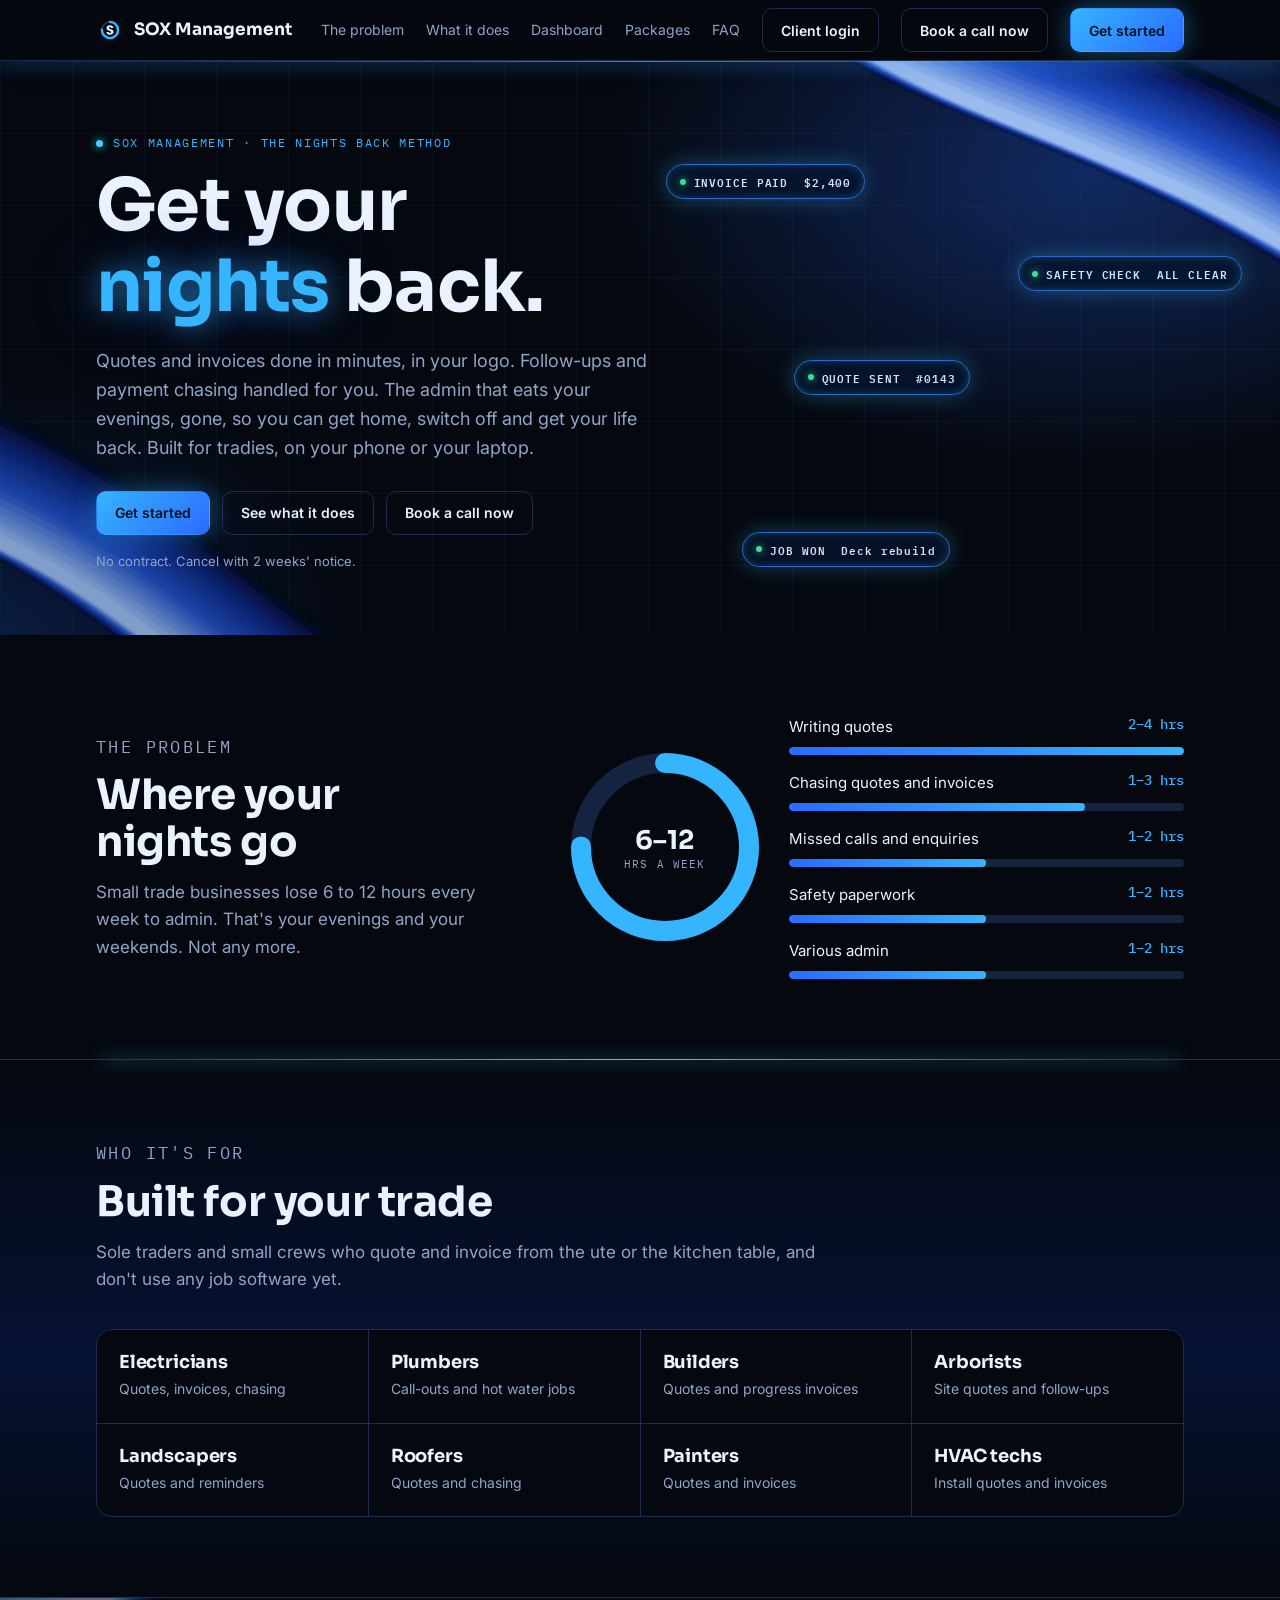
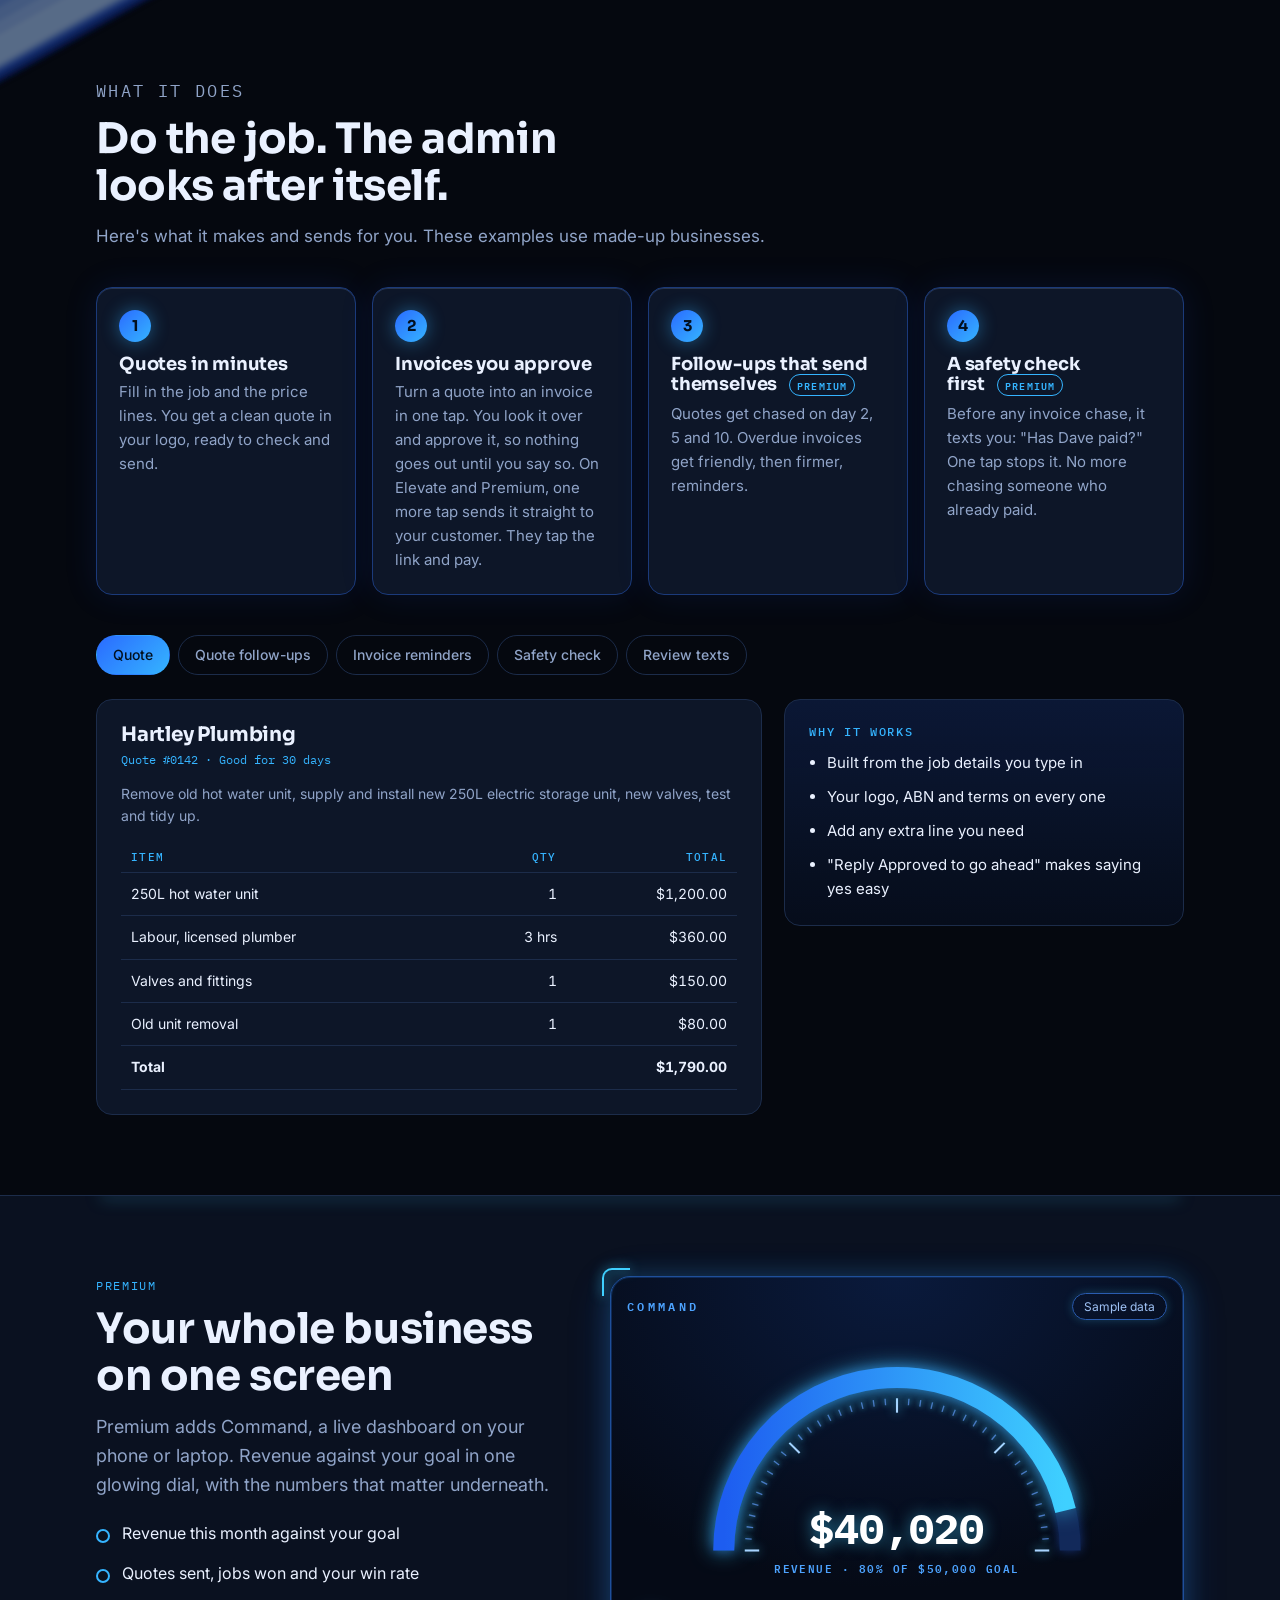
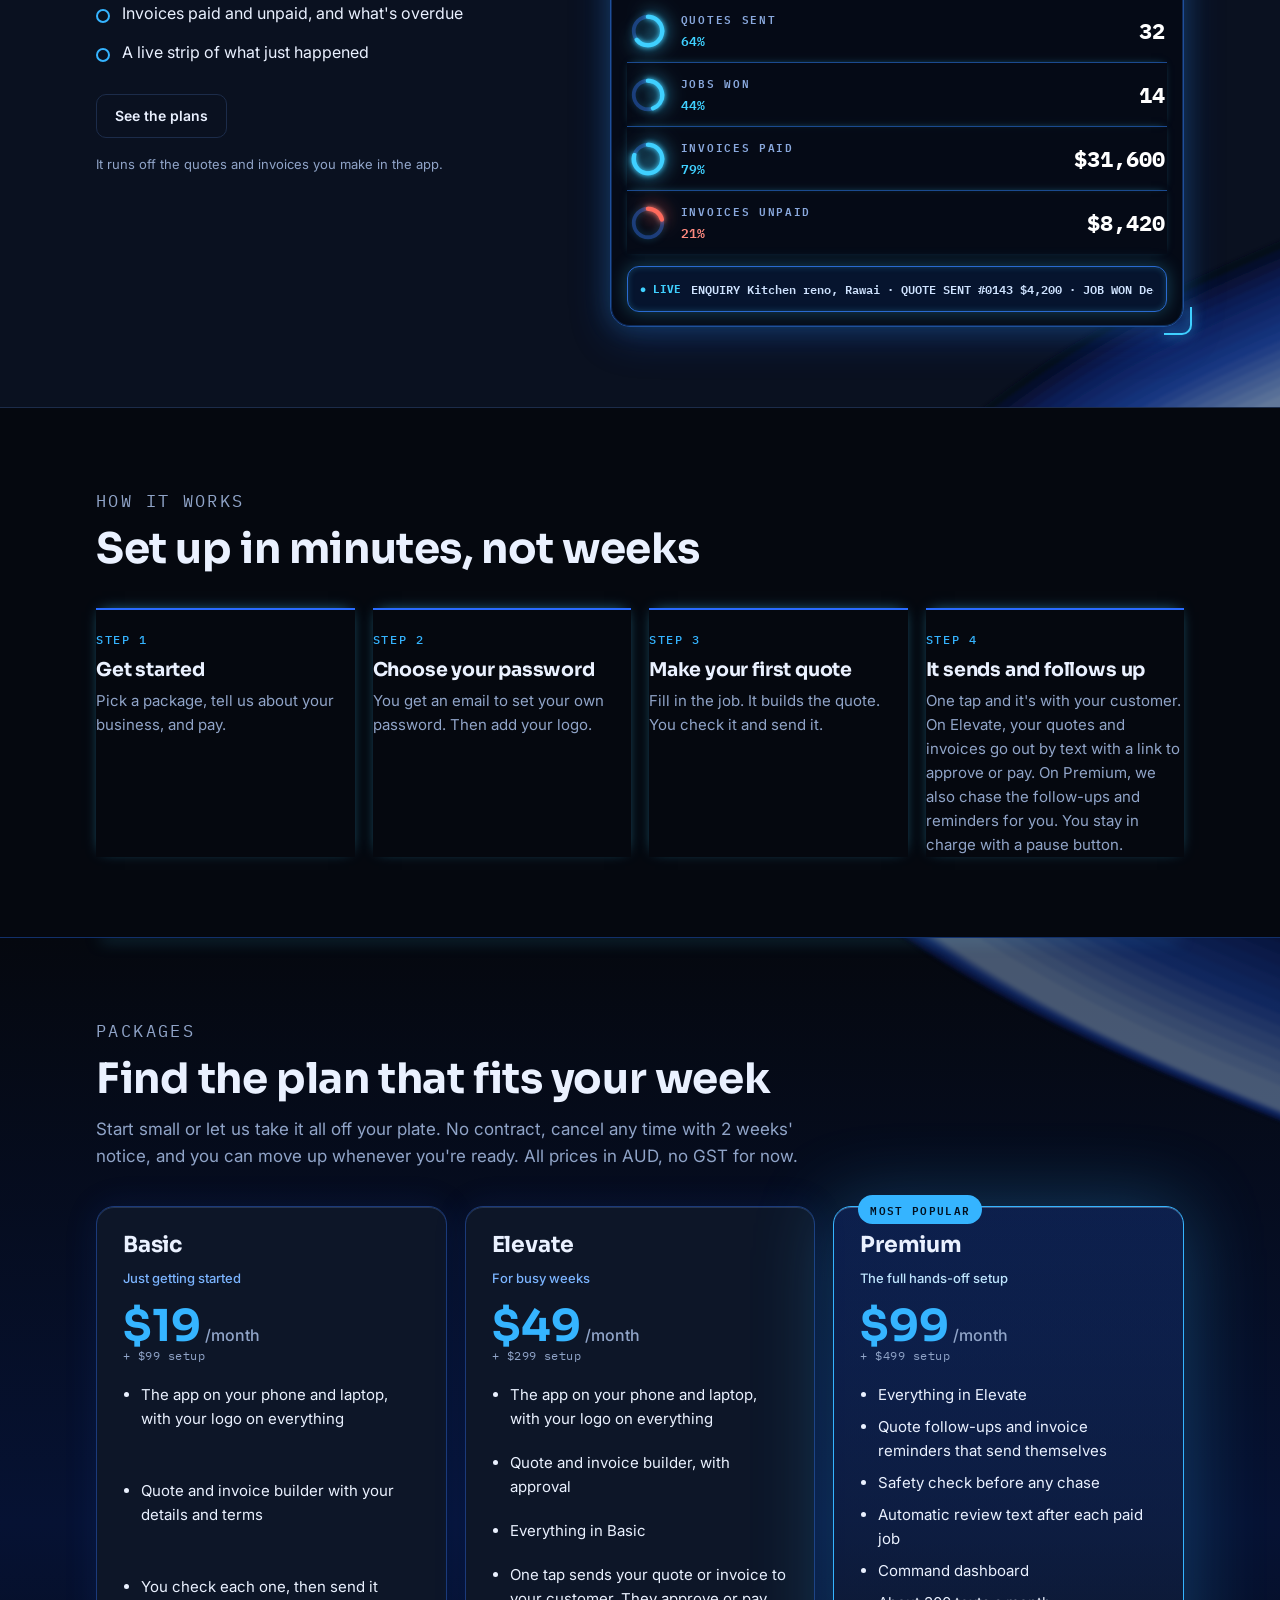
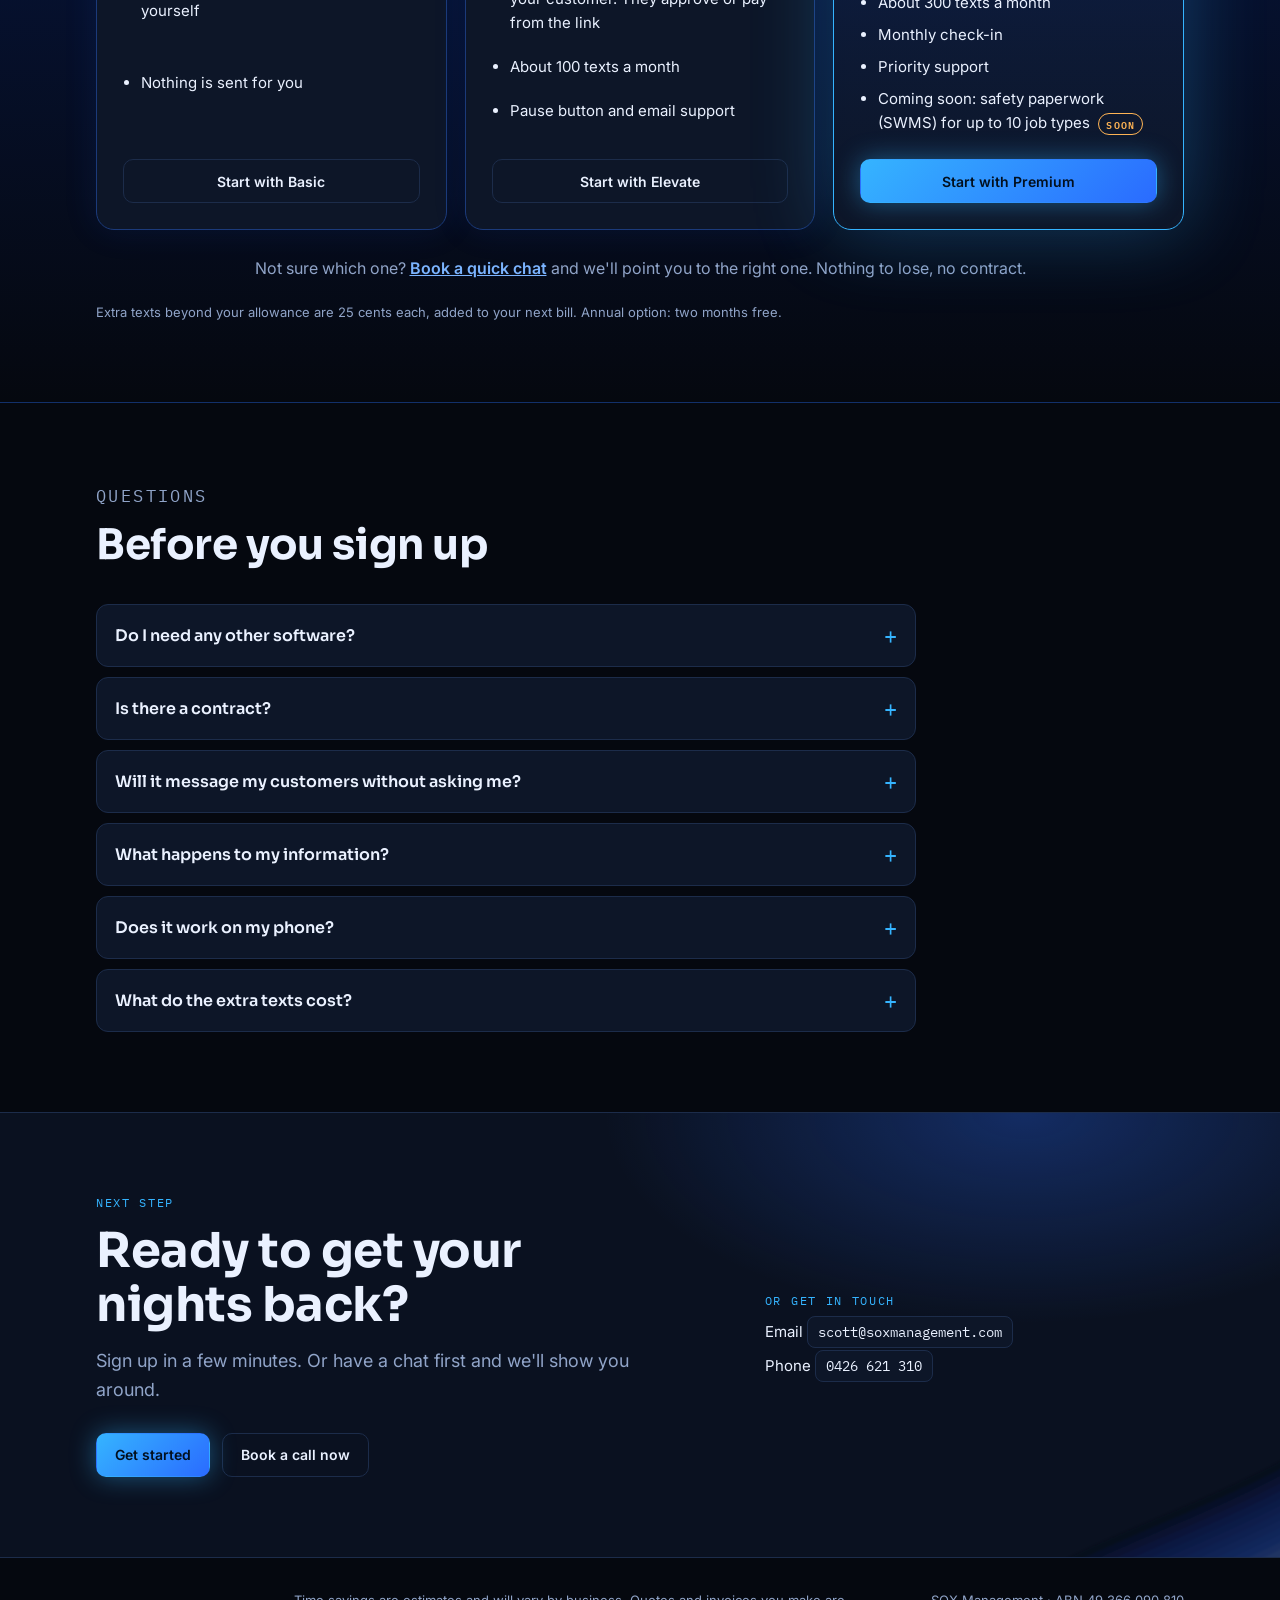
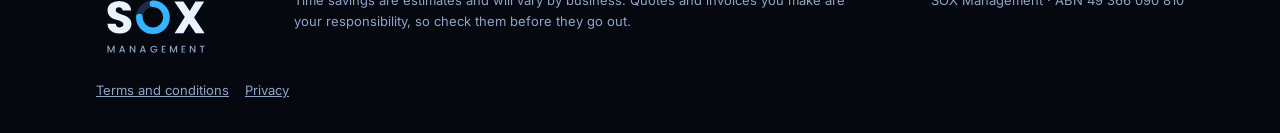
<file: index.html>
<!doctype html>
<html lang="en-AU">
<head>
<meta charset="utf-8">
<meta name="viewport" content="width=device-width, initial-scale=1, viewport-fit=cover">
<meta name="claude:viewport-fit-sides" content="cover">
<title>SOX Management | Quotes and invoices software for tradies</title>
<meta name="description" content="Simple software that gets tradies their nights back. Make quotes and invoices in your logo in minutes, and let the admin look after itself. Australian made, no contract.">
<link rel="canonical" href="https://soxmanagement.com/">
<meta property="og:type" content="website"><meta property="og:site_name" content="SOX Management"><meta property="og:url" content="https://soxmanagement.com/">
<meta property="og:title" content="SOX Management | Get your nights back"><meta property="og:description" content="Quotes and invoices in your logo, follow-ups that look after themselves. Simple software for Australian tradies. No contract.">
<link rel="stylesheet" href="https://fonts.googleapis.com/css2?family=Sora:wght@500;600;700&family=Inter:wght@400;500;600&family=IBM+Plex+Mono:wght@400;500&display=swap">
<link rel="icon" href="assets/sox-icon.svg" type="image/svg+xml">
<link rel="apple-touch-icon" href="assets/apple-touch-icon.png">
<link rel="stylesheet" href="assets/styles.css">
</head>
<body>
<header class="top">
  <div class="wrap">
    <a class="brand" href="#top" aria-label="SOX Management, home"><img class="mark" src="assets/sox-icon.svg" alt="" width="28" height="28"><span data-cfg="businessName">SOX Management</span></a>
    <button class="menu-btn" id="menuBtn" aria-expanded="false" aria-controls="nav">Menu</button>
    <nav class="nav" id="nav" aria-label="Main">
      <a href="#nights">The problem</a><a href="#what">What it does</a><a href="#dashboard">Dashboard</a><a href="#packages">Packages</a><a href="#faq">FAQ</a>
      <a class="btn btn-ghost" data-app href="#">Client login</a>
      <a class="btn btn-ghost" data-call href="call.html">Book a call now</a>
      <a class="btn btn-primary" href="start.html">Get started</a>
    </nav>
  </div>
</header>

<main id="top">
<div class="hero">
  <div class="fx" aria-hidden="true">
    <span class="ringfx r1"></span><span class="ringfx r2"></span>
    <span class="scan"></span>
    
    <span class="chipfx c1"><i></i>INVOICE PAID &nbsp;$2,400</span>
    <span class="chipfx c2"><i></i>QUOTE SENT &nbsp;#0143</span>
    <span class="chipfx c3"><i></i>JOB WON &nbsp;Deck rebuild</span>
    <span class="chipfx c4"><i></i>SAFETY CHECK &nbsp;ALL CLEAR</span>
  </div>
  <div class="wrap">
    <div>
      <p class="mono"><span class="pdot"></span>SOX Management · The Nights Back Method</p>
      <h1>Get your <em>nights</em> back.</h1>
      <p class="lede">Quotes and invoices done in minutes, in your logo. Follow-ups and payment chasing handled for you. The admin that eats your evenings, gone, so you can get home, switch off and get your life back. Built for tradies, on your phone or your laptop.</p>
      <div class="cta-row"><a class="btn btn-primary" href="start.html">Get started</a><a class="btn btn-ghost" href="#what">See what it does</a><a class="btn btn-ghost" data-call href="call.html">Book a call now</a></div>
      <p class="fine">No contract. Cancel with 2 weeks' notice.</p>
    </div>
  </div>
</div>

<section id="nights">
  <div class="wrap nights">
    <div class="sec-head" style="margin:0">
      <p class="mono">The problem</p>
      <h2>Where your nights go</h2>
      <p>Small trade businesses lose 6 to 12 hours every week to admin. That's your evenings and your weekends. Not any more.</p>
    </div>
    <div class="big-hrs"><div class="ring-wrap" id="hrsRing"></div><div class="hrs-list" id="hrsList"></div></div>
  </div>
</section>

<section class="band" id="trades">
  <div class="wrap">
    <div class="sec-head"><p class="mono">Who it's for</p><h2>Built for your trade</h2><p>Sole traders and small crews who quote and invoice from the ute or the kitchen table, and don't use any job software yet.</p></div>
    <div class="trades" id="tradeGrid"></div>
  </div>
</section>

<section id="what">
  <div class="wrap">
    <div class="sec-head"><p class="mono">What it does</p><h2>Do the job. The admin looks after itself.</h2><p>Here's what it makes and sends for you. These examples use made-up businesses.</p></div>
    <div class="feat">
      <div class="f"><span class="fi">1</span><h3>Quotes in minutes</h3><p>Fill in the job and the price lines. You get a clean quote in your logo, ready to check and send.</p></div>
      <div class="f"><span class="fi">2</span><h3>Invoices you approve</h3><p>Turn a quote into an invoice in one tap. You look it over and approve it, so nothing goes out until you say so. On Elevate and Premium, one more tap sends it straight to your customer. They tap the link and pay.</p></div>
      <div class="f"><span class="fi">3</span><h3>Follow-ups that send themselves <span class="soon tier">PREMIUM</span></h3><p>Quotes get chased on day 2, 5 and 10. Overdue invoices get friendly, then firmer, reminders.</p></div>
      <div class="f"><span class="fi">4</span><h3>A safety check first <span class="soon tier">PREMIUM</span></h3><p>Before any invoice chase, it texts you: "Has Dave paid?" One tap stops it. No more chasing someone who already paid.</p></div>
    </div>
    <div class="tabs" id="tabs" role="tablist" aria-label="Examples"></div>
    <div class="example" id="exampleBody" role="tabpanel" aria-live="polite"></div>
  </div>
</section>

<section class="band" id="dashboard">
  <div class="wrap dash">
    <div>
      <p class="mono">Premium</p>
      <div class="sec-head" style="margin:10px 0 0"><h2>Your whole business on one screen</h2></div>
      <p class="lede">Premium adds Command, a live dashboard on your phone or laptop. Revenue against your goal in one glowing dial, with the numbers that matter underneath.</p>
      <ul class="points">
        <li>Revenue this month against your goal</li>
        <li>Quotes sent, jobs won and your win rate</li>
        <li>Invoices paid and unpaid, and what's overdue</li>
        <li>A live strip of what just happened</li>
      </ul>
      <div class="cta-row"><a class="btn btn-ghost" href="#packages">See the plans</a></div>
      <p class="fine">It runs off the quotes and invoices you make in the app.</p>
    </div>
    <div class="portal-demo" id="bigCmd"></div>
  </div>
</section>

<section id="how">
  <div class="wrap">
    <div class="sec-head"><p class="mono">How it works</p><h2>Set up in minutes, not weeks</h2></div>
    <div class="steps">
      <div class="step"><span class="n">STEP 1</span><h3>Get started</h3><p>Pick a package, tell us about your business, and pay.</p></div>
      <div class="step"><span class="n">STEP 2</span><h3>Choose your password</h3><p>You get an email to set your own password. Then add your logo.</p></div>
      <div class="step"><span class="n">STEP 3</span><h3>Make your first quote</h3><p>Fill in the job. It builds the quote. You check it and send it.</p></div>
      <div class="step"><span class="n">STEP 4</span><h3>It sends and follows up</h3><p>One tap and it's with your customer. On Elevate, your quotes and invoices go out by text with a link to approve or pay. On Premium, we also chase the follow-ups and reminders for you. You stay in charge with a pause button.</p></div>
    </div>
  </div>
</section>

<section class="band" id="packages">
  <div class="wrap">
    <div class="sec-head"><p class="mono">Packages</p><h2>Find the plan that fits your week</h2><p>Start small or let us take it all off your plate. No contract, cancel any time with 2 weeks' notice, and you can move up whenever you're ready. All prices in AUD, no GST for now.</p></div>
    <div class="pkgs">
      <div class="pkg">
        <h3>Basic</h3><p class="tag">Just getting started</p>
        <div><div class="price">$19<span class="per"> /month</span></div><div class="price-note">+ $99 setup</div></div>
        <ul><li>The app on your phone and laptop, with your logo on everything</li><li>Quote and invoice builder with your details and terms</li><li>You check each one, then send it yourself</li><li>Nothing is sent for you</li></ul>
        <a class="btn btn-ghost" href="start.html?plan=basic">Start with Basic</a>
      </div>
      <div class="pkg">
        <h3>Elevate</h3><p class="tag">For busy weeks</p>
        <div><div class="price">$49<span class="per"> /month</span></div><div class="price-note">+ $299 setup</div></div>
        <ul><li>The app on your phone and laptop, with your logo on everything</li><li>Quote and invoice builder, with approval</li><li>Everything in Basic</li><li>One tap sends your quote or invoice to your customer. They approve or pay from the link</li><li>About 100 texts a month</li><li>Pause button and email support</li></ul>
        <a class="btn btn-ghost" href="start.html?plan=elevate">Start with Elevate</a>
      </div>
      <div class="pkg pop">
        <span class="badge">MOST POPULAR</span>
        <h3>Premium</h3><p class="tag">The full hands-off setup</p>
        <div><div class="price">$99<span class="per"> /month</span></div><div class="price-note">+ $499 setup</div></div>
        <ul><li>Everything in Elevate</li><li>Quote follow-ups and invoice reminders that send themselves</li><li>Safety check before any chase</li><li>Automatic review text after each paid job</li><li>Command dashboard</li><li>About 300 texts a month</li><li>Monthly check-in</li><li>Priority support</li><li>Coming soon: safety paperwork (SWMS) for up to 10 job types <span class="soon">SOON</span></li></ul>
        <a class="btn btn-primary" href="start.html?plan=premium">Start with Premium</a>
      </div>
    </div>
    <p class="reassure">Not sure which one? <a href="call.html" data-call>Book a quick chat</a> and we'll point you to the right one. Nothing to lose, no contract.</p>
    <p class="fine" style="margin-top:20px">Extra texts beyond your allowance are 25 cents each, added to your next bill. Annual option: two months free.</p>
  </div>
</section>

<section id="faq">
  <div class="wrap">
    <div class="sec-head"><p class="mono">Questions</p><h2>Before you sign up</h2></div>
    <div class="faq">
      <details><summary>Do I need any other software?</summary><p>No. This is the software. It's made for tradies who use nothing yet, just a phone and a notebook. If you already use a job app you're happy with, keep it.</p></details>
      <details><summary>Is there a contract?</summary><p>No. Every package runs month to month. Cancel any time with 2 weeks' notice by email.</p></details>
      <details><summary>Will it message my customers without asking me?</summary><p>You approve every invoice before it goes live. Before we chase an invoice, we text you to check it hasn't been paid. You can pause everything with one button.</p></details>
      <details><summary>What happens to my information?</summary><p>It's yours. We only use it to run the service, we never sell it, and other clients can't see it. Only the companies we need to run it (hosting, texts, email and payments) handle it. Read the <a href="terms.html">terms</a> and <a href="privacy.html">privacy policy</a>.</p></details>
      <details><summary>Does it work on my phone?</summary><p>Yes. It works on any phone, tablet or laptop in your browser. Nothing to download.</p></details>
      <details><summary>What do the extra texts cost?</summary><p>Elevate includes about 100 texts a month and Premium about 300. Basic doesn't send any. After that it's 25 cents a text, added to your next bill. We warn you before you get there.</p></details>
    </div>
  </div>
</section>

<section class="book" id="book">
  <div class="wrap">
    <div>
      <p class="mono">Next step</p>
      <h2 style="margin:12px 0 16px">Ready to get your nights back?</h2>
      <p class="lede">Sign up in a few minutes. Or have a chat first and we'll show you around.</p>
      <div class="cta-row"><a class="btn btn-primary" href="start.html">Get started</a><a class="btn btn-ghost" data-call href="call.html">Book a call now</a></div>
    </div>
    <div class="contact"><span class="mono">Or get in touch</span><span>Email <code data-cfg="email"></code></span><span>Phone <code data-cfg="phone"></code></span></div>
  </div>
</section>
</main>

<footer>
  <div class="wrap">
    <img class="foot-logo" src="assets/sox-logo-dark.svg" alt="SOX Management" width="120" height="74">
    <p>Time savings are estimates and will vary by business. Quotes and invoices you make are your responsibility, so check them before they go out.</p>
    <p><span data-cfg="businessName"></span> · <span data-cfg="abn"></span></p>
    <div class="flinks"><a href="terms.html">Terms and conditions</a><a href="privacy.html">Privacy</a></div>
  </div>
</footer>

<script src="assets/config.js"></script>
<script src="assets/rings.js"></script>
<script src="assets/command.js"></script>
<script src="assets/site.js"></script>
</body>
</html>
</file>
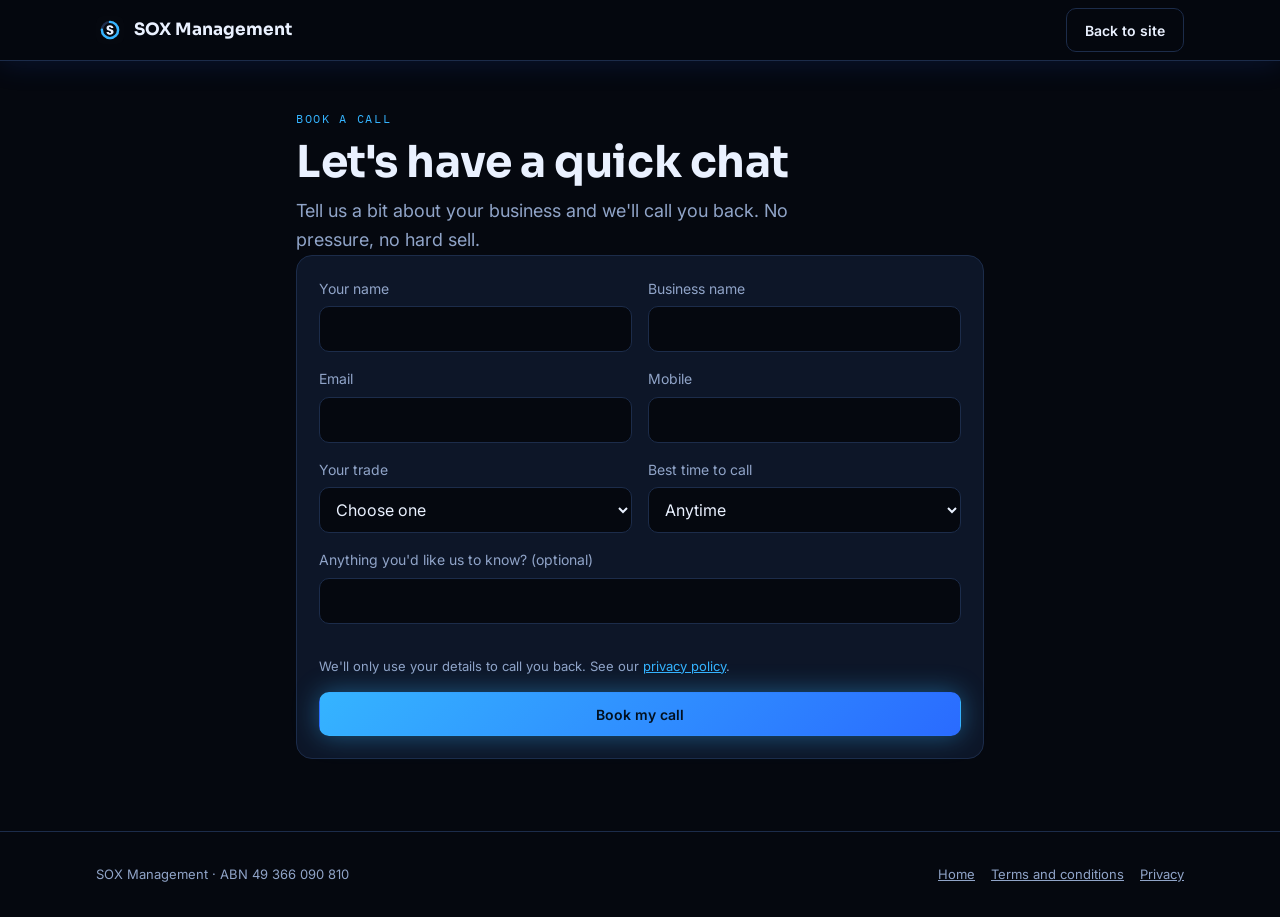
<file: call.html>
<!doctype html>
<html lang="en-AU">
<head>
<meta charset="utf-8">
<meta name="viewport" content="width=device-width, initial-scale=1, viewport-fit=cover">
<meta name="claude:viewport-fit-sides" content="cover">
<title>Book a Call</title>
<meta name="description" content="Tell us a bit about your business and we'll call you back.">
<link rel="stylesheet" href="https://fonts.googleapis.com/css2?family=Sora:wght@500;600;700&family=Inter:wght@400;500;600&family=IBM+Plex+Mono:wght@400;500&display=swap">
<link rel="icon" href="assets/sox-icon.svg" type="image/svg+xml">
<link rel="apple-touch-icon" href="assets/apple-touch-icon.png">
<link rel="stylesheet" href="assets/styles.css">
</head>
<body>
<header class="top"><div class="wrap">
  <a class="brand" href="index.html"><img class="mark" src="assets/sox-icon.svg" alt="" width="28" height="28"><span data-cfg="businessName">SOX Management</span></a>
  <nav class="nav" aria-label="Main"><a class="btn btn-ghost" href="index.html">Back to site</a></nav>
</div></header>
<main class="start"><div class="wrap" style="max-width:720px">
  <p class="mono">Book a call</p>
  <h1>Let's have a quick chat</h1>
  <p class="lede">Tell us a bit about your business and we'll call you back. No pressure, no hard sell.</p>
  <form class="form" id="form" novalidate>
    <div class="two">
      <label class="f">Your name<input type="text" name="name" autocomplete="name" required maxlength="120"></label>
      <label class="f">Business name<input type="text" name="business" autocomplete="organization" required maxlength="160"></label>
    </div>
    <div class="two">
      <label class="f">Email<input type="email" name="email" autocomplete="email" required maxlength="200"></label>
      <label class="f">Mobile<input type="tel" name="phone" autocomplete="tel" required maxlength="30"></label>
    </div>
    <div class="two">
      <label class="f">Your trade<select name="trade"><option value="">Choose one</option><option>Electrician</option><option>Plumber</option><option>Builder</option><option>Arborist</option><option>Landscaper</option><option>Painter</option><option>Carpenter</option><option>Other</option></select></label>
      <label class="f">Best time to call<select name="best_time"><option value="">Anytime</option><option>Morning</option><option>Lunchtime</option><option>Afternoon</option><option>After work</option></select></label>
    </div>
    <label class="f">Anything you'd like us to know? (optional)<input type="text" name="note" maxlength="500"></label>
    <div class="hp" aria-hidden="true"><label>Leave empty<input type="text" name="website" tabindex="-1" autocomplete="off"></label></div>
    <p class="fine">We'll only use your details to call you back. See our <a href="privacy.html">privacy policy</a>.</p>
    <div id="msg" role="status" aria-live="polite" hidden></div>
    <button class="btn btn-primary" type="submit" id="go">Book my call</button>
  </form>
</div></main>
<footer><div class="wrap">
  <p><span data-cfg="businessName"></span> · <span data-cfg="abn"></span></p>
  <div class="flinks"><a href="index.html">Home</a><a href="terms.html">Terms and conditions</a><a href="privacy.html">Privacy</a></div>
</div></footer>
<script src="assets/config.js"></script>
<script src="assets/call.js"></script>
</body>
</html>
</file>
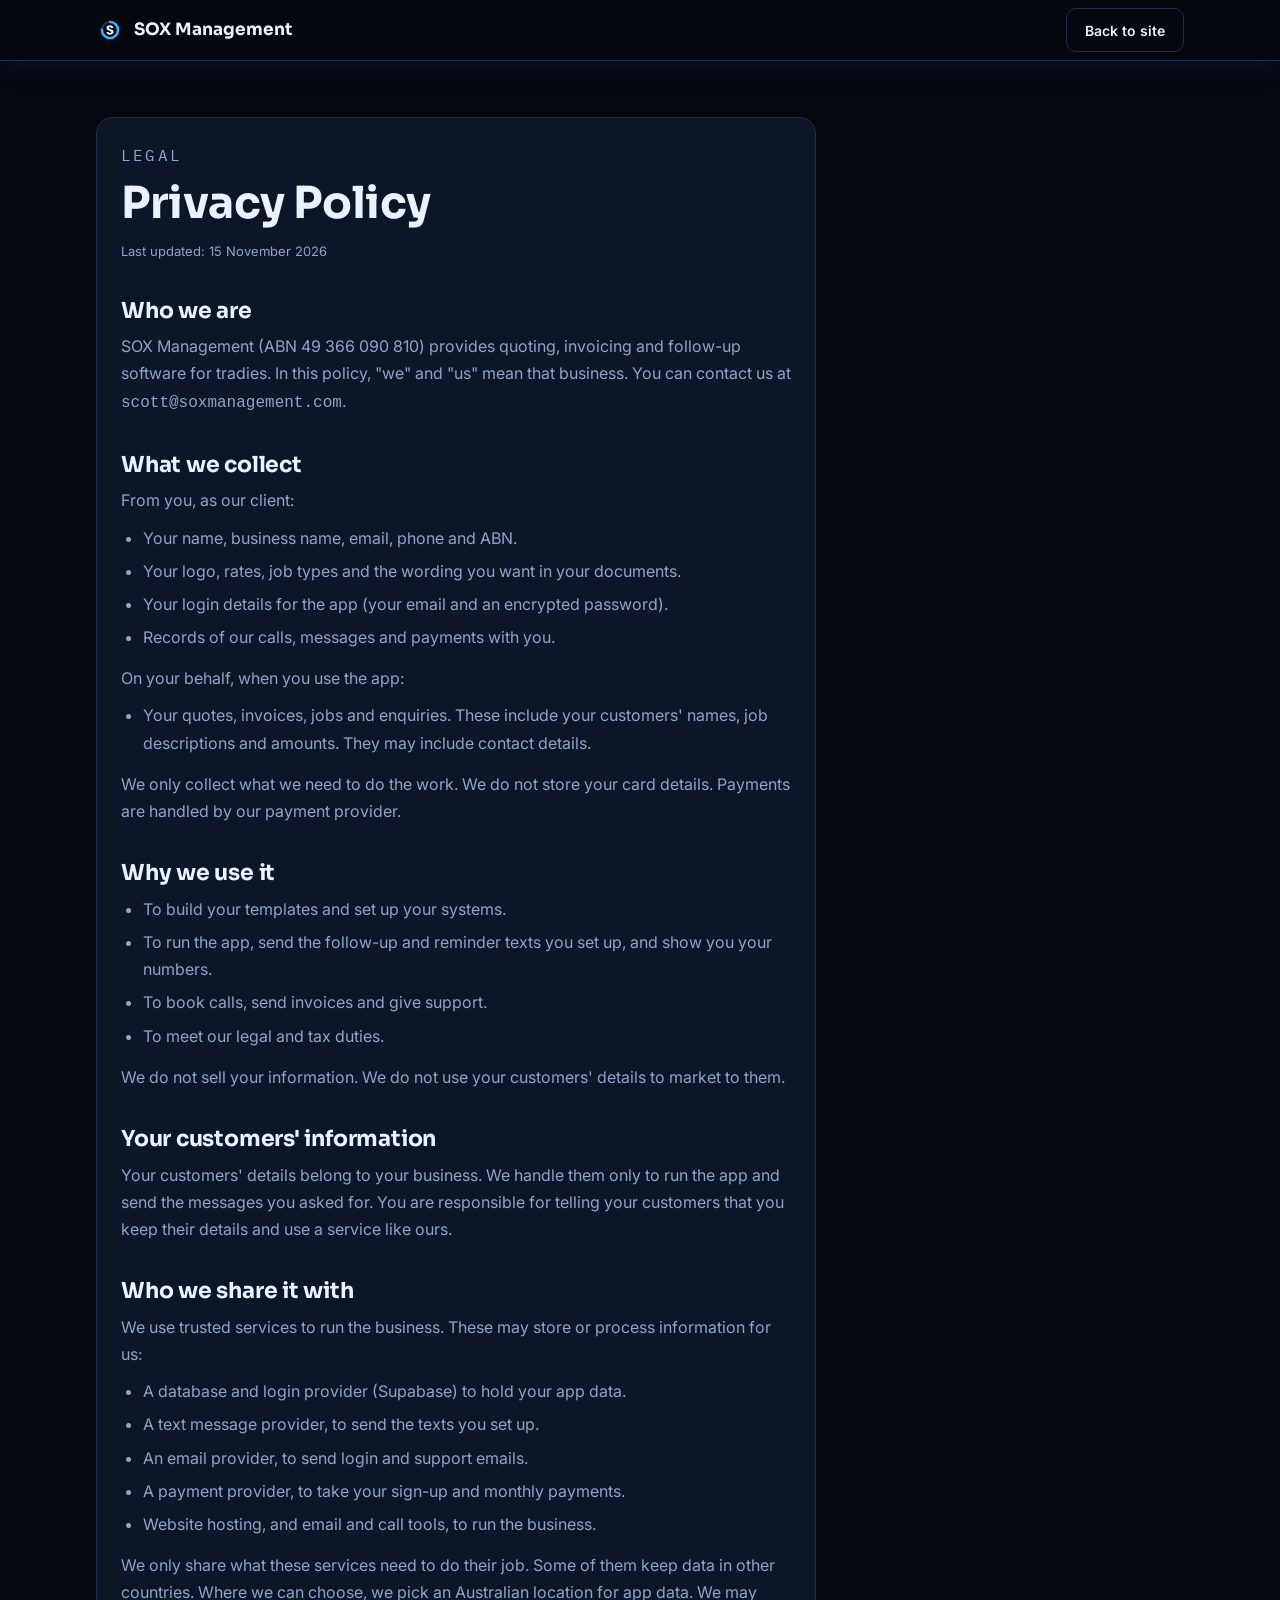
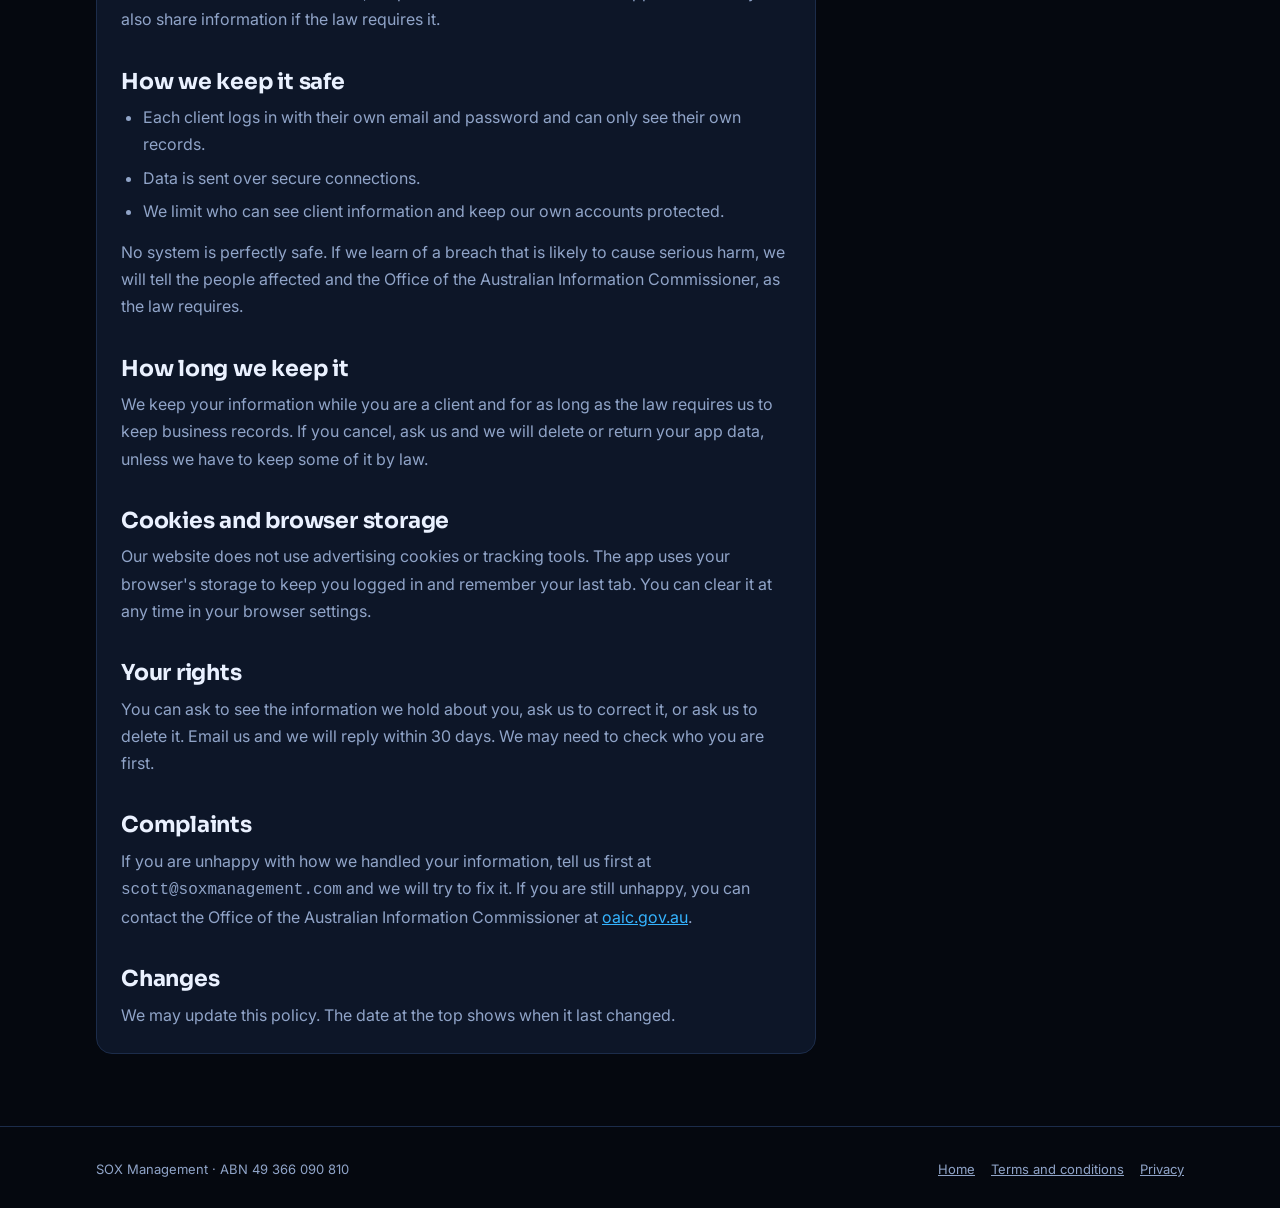
<file: privacy.html>
<!doctype html>
<html lang="en-AU">
<head>
<meta charset="utf-8">
<meta name="viewport" content="width=device-width, initial-scale=1, viewport-fit=cover">
<meta name="claude:viewport-fit-sides" content="cover">
<title>Privacy Policy</title>
<meta name="description" content="How we collect, use and protect personal information, in plain language.">
<link rel="stylesheet" href="https://fonts.googleapis.com/css2?family=Sora:wght@500;600;700&family=Inter:wght@400;500;600&family=IBM+Plex+Mono:wght@400;500&display=swap">
<link rel="icon" href="assets/sox-icon.svg" type="image/svg+xml">
<link rel="apple-touch-icon" href="assets/apple-touch-icon.png">
<link rel="stylesheet" href="assets/styles.css">
</head>
<body>
<header class="top">
  <div class="wrap">
    <a class="brand" href="index.html" aria-label="Back to home">
      <img class="mark" src="assets/sox-icon.svg" alt="" width="28" height="28">
      <span data-cfg="businessName">SOX Management</span>
    </a>
    <nav class="nav" aria-label="Main"><a class="btn btn-ghost" href="index.html">Back to site</a></nav>
  </div>
</header>

<main class="legal">
<div class="wrap"><article class="doc">
  <p class="mono">Legal</p>
  <h1>Privacy Policy</h1>
  <p class="upd">Last updated: 15 November 2026</p>

  <h2>Who we are</h2>
  <p><span data-cfg="businessName">SOX Management</span> (<span data-cfg="abn"></span>) provides quoting, invoicing and follow-up software for tradies. In this policy, "we" and "us" mean that business. You can contact us at <code data-cfg="email"></code>.</p>

  <h2>What we collect</h2>
  <p>From you, as our client:</p>
  <ul>
    <li>Your name, business name, email, phone and ABN.</li>
    <li>Your logo, rates, job types and the wording you want in your documents.</li>
    <li>Your login details for the app (your email and an encrypted password).</li>
    <li>Records of our calls, messages and payments with you.</li>
  </ul>
  <p>On your behalf, when you use the app:</p>
  <ul>
    <li>Your quotes, invoices, jobs and enquiries. These include your customers' names, job descriptions and amounts. They may include contact details.</li>
  </ul>
  <p>We only collect what we need to do the work. We do not store your card details. Payments are handled by our payment provider.</p>

  <h2>Why we use it</h2>
  <ul>
    <li>To build your templates and set up your systems.</li>
    <li>To run the app, send the follow-up and reminder texts you set up, and show you your numbers.</li>
    <li>To book calls, send invoices and give support.</li>
    <li>To meet our legal and tax duties.</li>
  </ul>
  <p>We do not sell your information. We do not use your customers' details to market to them.</p>

  <h2>Your customers' information</h2>
  <p>Your customers' details belong to your business. We handle them only to run the app and send the messages you asked for. You are responsible for telling your customers that you keep their details and use a service like ours.</p>

  <h2>Who we share it with</h2>
  <p>We use trusted services to run the business. These may store or process information for us:</p>
  <ul>
    <li>A database and login provider (Supabase) to hold your app data.</li>
    <li>A text message provider, to send the texts you set up.</li>
    <li>An email provider, to send login and support emails.</li>
    <li>A payment provider, to take your sign-up and monthly payments.</li>
    <li>Website hosting, and email and call tools, to run the business.</li>
  </ul>
  <p>We only share what these services need to do their job. Some of them keep data in other countries. Where we can choose, we pick an Australian location for app data. We may also share information if the law requires it.</p>

  <h2>How we keep it safe</h2>
  <ul>
    <li>Each client logs in with their own email and password and can only see their own records.</li>
    <li>Data is sent over secure connections.</li>
    <li>We limit who can see client information and keep our own accounts protected.</li>
  </ul>
  <p>No system is perfectly safe. If we learn of a breach that is likely to cause serious harm, we will tell the people affected and the Office of the Australian Information Commissioner, as the law requires.</p>

  <h2>How long we keep it</h2>
  <p>We keep your information while you are a client and for as long as the law requires us to keep business records. If you cancel, ask us and we will delete or return your app data, unless we have to keep some of it by law.</p>

  <h2>Cookies and browser storage</h2>
  <p>Our website does not use advertising cookies or tracking tools. The app uses your browser's storage to keep you logged in and remember your last tab. You can clear it at any time in your browser settings.</p>

  <h2>Your rights</h2>
  <p>You can ask to see the information we hold about you, ask us to correct it, or ask us to delete it. Email us and we will reply within 30 days. We may need to check who you are first.</p>

  <h2>Complaints</h2>
  <p>If you are unhappy with how we handled your information, tell us first at <code data-cfg="email"></code> and we will try to fix it. If you are still unhappy, you can contact the Office of the Australian Information Commissioner at <a href="https://www.oaic.gov.au" target="_blank" rel="noopener">oaic.gov.au</a>.</p>

  <h2>Changes</h2>
  <p>We may update this policy. The date at the top shows when it last changed.</p>
</article></div>
</main>

<footer>
  <div class="wrap">
    <p><span data-cfg="businessName"></span> · <span data-cfg="abn"></span></p>
    <div class="flinks"><a href="index.html">Home</a><a href="terms.html">Terms and conditions</a><a href="privacy.html">Privacy</a></div>
  </div>
</footer>

<script src="assets/config.js"></script>
<script>
(function () {
  var C = window.NB_CONFIG || {};
  document.querySelectorAll("[data-cfg]").forEach(function (el) { el.textContent = C[el.getAttribute("data-cfg")] || el.textContent; });
})();
</script>
</body>
</html>
</file>
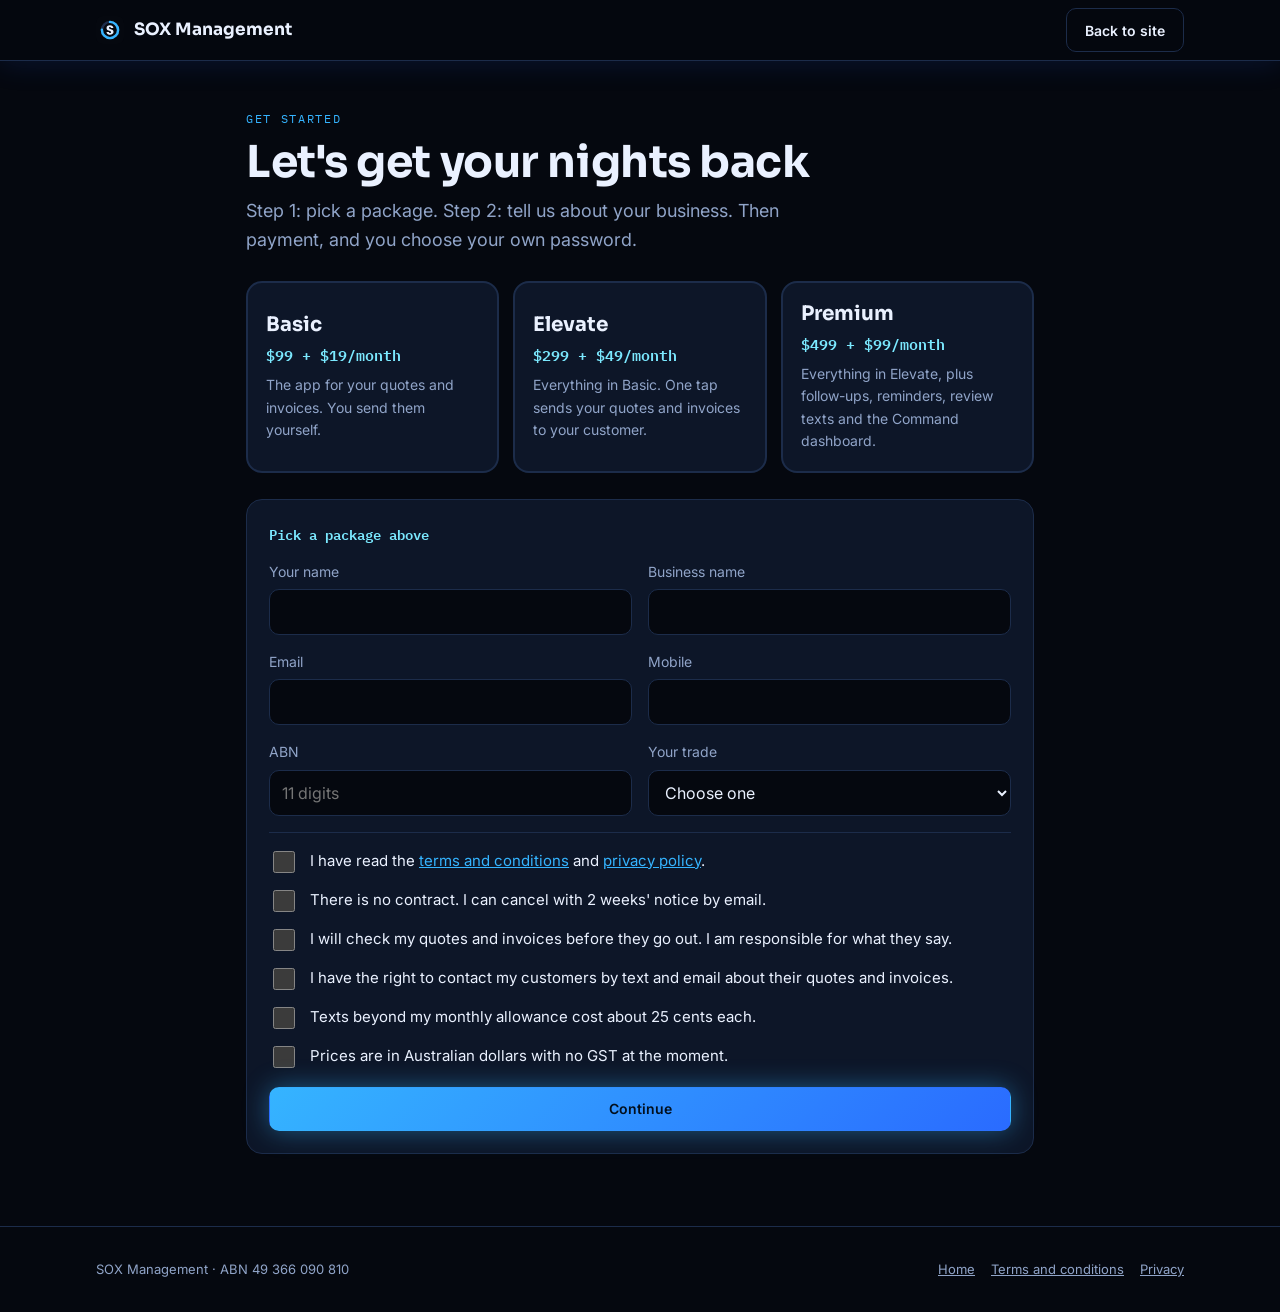
<file: start.html>
<!doctype html>
<html lang="en-AU">
<head>
<meta charset="utf-8">
<meta name="viewport" content="width=device-width, initial-scale=1, viewport-fit=cover">
<meta name="claude:viewport-fit-sides" content="cover">
<title>Get Started</title>
<meta name="description" content="Pick a package and tell us about your business.">
<link rel="stylesheet" href="https://fonts.googleapis.com/css2?family=Sora:wght@500;600;700&family=Inter:wght@400;500;600&family=IBM+Plex+Mono:wght@400;500&display=swap">
<link rel="icon" href="assets/sox-icon.svg" type="image/svg+xml">
<link rel="apple-touch-icon" href="assets/apple-touch-icon.png">
<link rel="stylesheet" href="assets/styles.css">
</head>
<body>
<header class="top"><div class="wrap">
  <a class="brand" href="index.html"><img class="mark" src="assets/sox-icon.svg" alt="" width="28" height="28"><span data-cfg="businessName">SOX Management</span></a>
  <nav class="nav" aria-label="Main"><a class="btn btn-ghost" href="index.html">Back to site</a></nav>
</div></header>
<main class="start"><div class="wrap" style="max-width:820px">
  <p class="mono">Get started</p>
  <h1>Let's get your nights back</h1>
  <p class="lede">Step 1: pick a package. Step 2: tell us about your business. Then payment, and you choose your own password.</p>
  <div class="picks" id="picks">
    <button type="button" class="pick" data-plan="basic" aria-pressed="false"><b>Basic</b><div class="pp">$99 + $19/month</div><span class="d">The app for your quotes and invoices. You send them yourself.</span></button>
    <button type="button" class="pick" data-plan="elevate" aria-pressed="false"><b>Elevate</b><div class="pp">$299 + $49/month</div><span class="d">Everything in Basic. One tap sends your quotes and invoices to your customer.</span></button>
    <button type="button" class="pick" data-plan="premium" aria-pressed="false"><b>Premium</b><div class="pp">$499 + $99/month</div><span class="d">Everything in Elevate, plus follow-ups, reminders, review texts and the Command dashboard.</span></button>
  </div>
  <form class="form" id="form" novalidate>
    <p class="sumline" id="sum">Pick a package above</p>
    <div class="two">
      <label class="f">Your name<input type="text" name="name" autocomplete="name" required maxlength="120"></label>
      <label class="f">Business name<input type="text" name="business" autocomplete="organization" required maxlength="160"></label>
    </div>
    <div class="two">
      <label class="f">Email<input type="email" name="email" autocomplete="email" required maxlength="200"></label>
      <label class="f">Mobile<input type="tel" name="mobile" autocomplete="tel" required maxlength="30"></label>
    </div>
    <div class="two">
      <label class="f">ABN<input type="text" name="abn" inputmode="numeric" placeholder="11 digits" required maxlength="20"></label>
      <label class="f">Your trade<select name="trade" required><option value="">Choose one</option><option>Electrician</option><option>Plumber</option><option>Builder</option><option>Arborist</option><option>Landscaper</option><option>Roofer</option><option>Painter</option><option>HVAC</option><option>Other</option></select></label>
    </div>
    <div class="hp" aria-hidden="true"><label>Leave empty<input type="text" name="website" tabindex="-1" autocomplete="off"></label></div>
    <div class="ticks">
      <label><input type="checkbox" name="t1" required><span>I have read the <a href="terms.html" target="_blank" rel="noopener">terms and conditions</a> and <a href="privacy.html" target="_blank" rel="noopener">privacy policy</a>.</span></label>
      <label><input type="checkbox" name="t2" required><span>There is no contract. I can cancel with 2 weeks' notice by email.</span></label>
      <label><input type="checkbox" name="t3" required><span>I will check my quotes and invoices before they go out. I am responsible for what they say.</span></label>
      <label><input type="checkbox" name="t4" required><span>I have the right to contact my customers by text and email about their quotes and invoices.</span></label>
      <label><input type="checkbox" name="t5" required><span>Texts beyond my monthly allowance cost about 25 cents each.</span></label>
      <label><input type="checkbox" name="t6" required><span>Prices are in Australian dollars with no GST at the moment.</span></label>
    </div>
    <div id="msg" role="status" aria-live="polite" hidden></div>
    <button class="btn btn-primary" type="submit" id="go">Continue</button>
  </form>
</div></main>
<footer><div class="wrap">
  <p><span data-cfg="businessName"></span> · <span data-cfg="abn"></span></p>
  <div class="flinks"><a href="index.html">Home</a><a href="terms.html">Terms and conditions</a><a href="privacy.html">Privacy</a></div>
</div></footer>
<script src="assets/config.js"></script>
<script src="assets/start.js"></script>
</body>
</html>
</file>
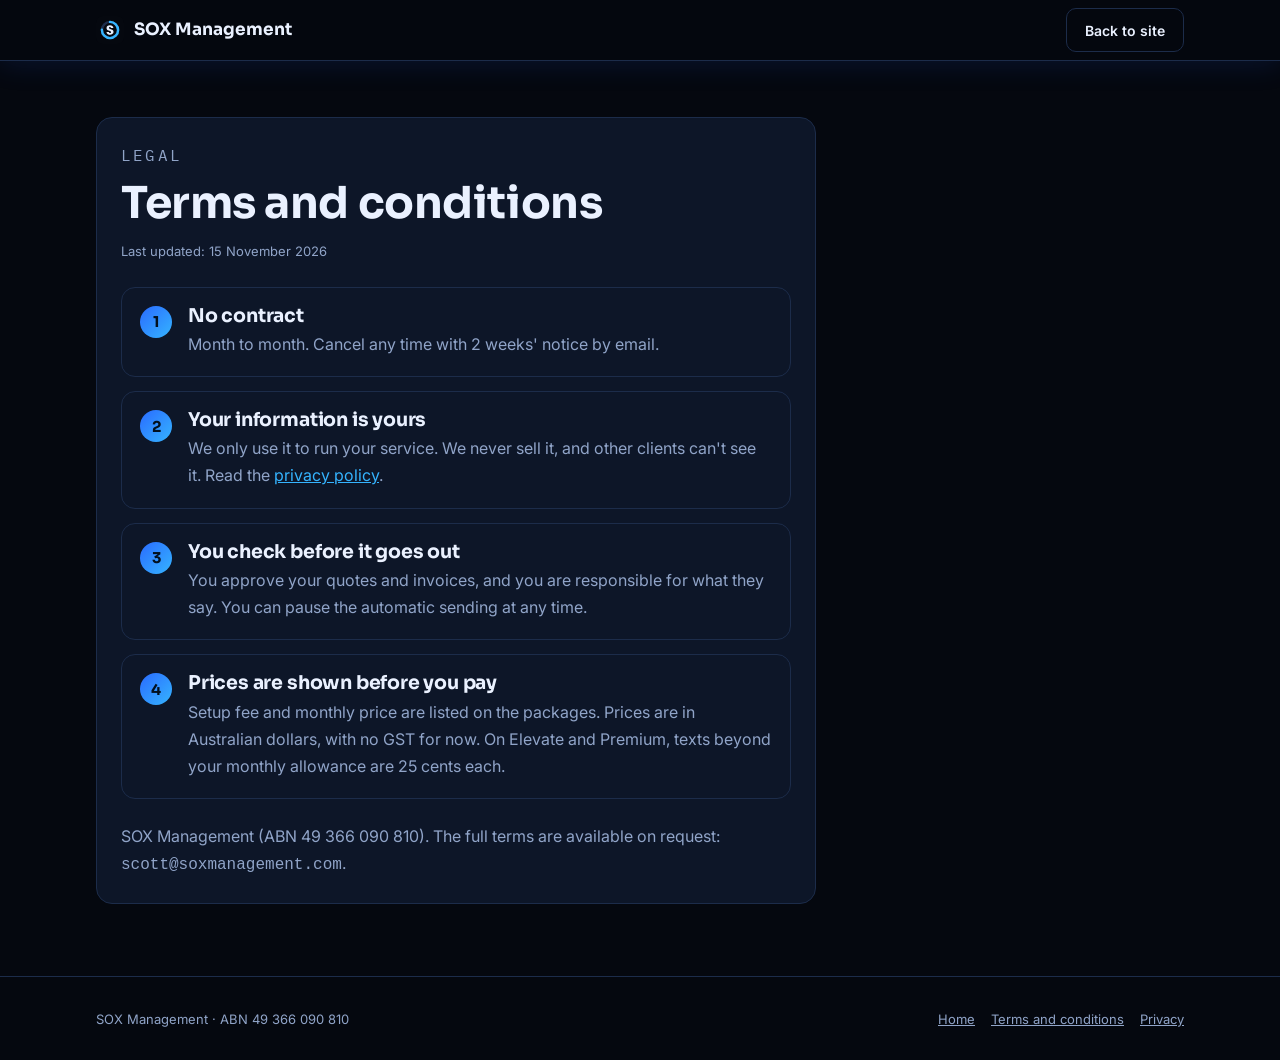
<file: terms.html>
<!doctype html>
<html lang="en-AU">
<head>
<meta charset="utf-8">
<meta name="viewport" content="width=device-width, initial-scale=1, viewport-fit=cover">
<meta name="claude:viewport-fit-sides" content="cover">
<title>Terms and Conditions</title>
<meta name="description" content="The main terms of using SOX Management.">
<link rel="stylesheet" href="https://fonts.googleapis.com/css2?family=Sora:wght@500;600;700&family=Inter:wght@400;500;600&family=IBM+Plex+Mono:wght@400;500&display=swap">
<link rel="icon" href="assets/sox-icon.svg" type="image/svg+xml">
<link rel="apple-touch-icon" href="assets/apple-touch-icon.png">
<link rel="stylesheet" href="assets/styles.css">
</head>
<body>
<header class="top">
  <div class="wrap">
    <a class="brand" href="index.html" aria-label="Back to home">
      <img class="mark" src="assets/sox-icon.svg" alt="" width="28" height="28">
      <span data-cfg="businessName">SOX Management</span>
    </a>
    <nav class="nav" aria-label="Main"><a class="btn btn-ghost" href="index.html">Back to site</a></nav>
  </div>
</header>

<main class="legal">
<div class="wrap"><article class="doc">
  <p class="mono">Legal</p>
  <h1>Terms and conditions</h1>
  <p class="upd">Last updated: 15 November 2026</p>
  <div class="terms">
    <div class="tc"><span class="n">1</span><div><h2>No contract</h2><p>Month to month. Cancel any time with 2 weeks' notice by email.</p></div></div>
    <div class="tc"><span class="n">2</span><div><h2>Your information is yours</h2><p>We only use it to run your service. We never sell it, and other clients can't see it. Read the <a href="privacy.html">privacy policy</a>.</p></div></div>
    <div class="tc"><span class="n">3</span><div><h2>You check before it goes out</h2><p>You approve your quotes and invoices, and you are responsible for what they say. You can pause the automatic sending at any time.</p></div></div>
    <div class="tc"><span class="n">4</span><div><h2>Prices are shown before you pay</h2><p>Setup fee and monthly price are listed on the packages. Prices are in Australian dollars, with no GST for now. On Elevate and Premium, texts beyond your monthly allowance are 25 cents each.</p></div></div>
  </div>
  <p>SOX Management (<span data-cfg="abn"></span>). The full terms are available on request: <code data-cfg="email"></code>.</p>
</article></div>
</main>

</main>

<footer>
  <div class="wrap">
    <p><span data-cfg="businessName"></span> · <span data-cfg="abn"></span></p>
    <div class="flinks"><a href="index.html">Home</a><a href="terms.html">Terms and conditions</a><a href="privacy.html">Privacy</a></div>
  </div>
</footer>

<script src="assets/config.js"></script>
<script>
(function () {
  var C = window.NB_CONFIG || {};
  document.querySelectorAll("[data-cfg]").forEach(function (el) { el.textContent = C[el.getAttribute("data-cfg")] || el.textContent; });
})();
</script>
</body>
</html>
</file>
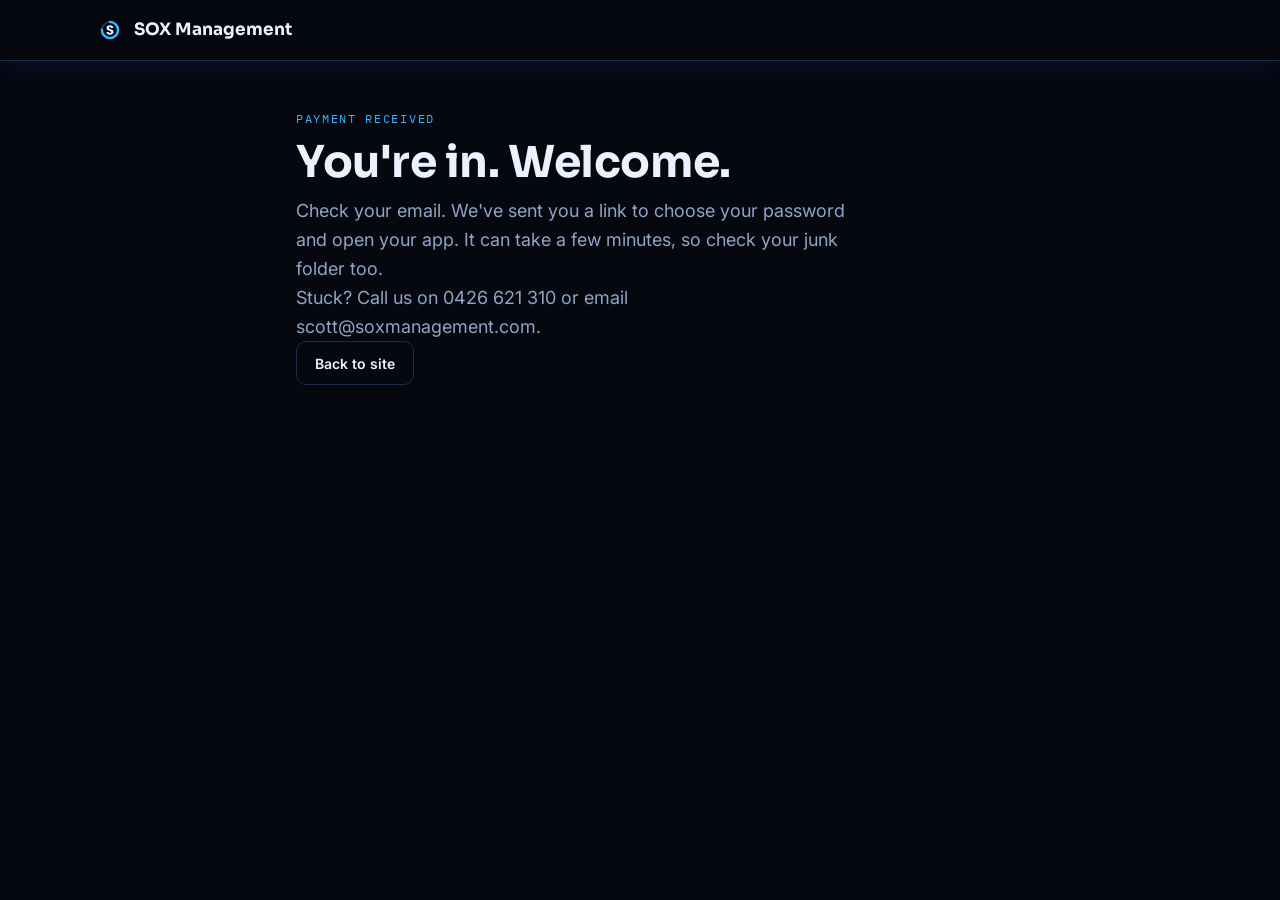
<file: thanks.html>
<!doctype html>
<html lang="en-AU">
<head>
<meta charset="utf-8">
<meta name="viewport" content="width=device-width, initial-scale=1, viewport-fit=cover">
<meta name="claude:viewport-fit-sides" content="cover">
<meta name="robots" content="noindex">
<title>Thanks</title>
<link rel="stylesheet" href="https://fonts.googleapis.com/css2?family=Sora:wght@500;600;700&family=Inter:wght@400;500;600&family=IBM+Plex+Mono:wght@400;500&display=swap">
<link rel="icon" href="assets/sox-icon.svg" type="image/svg+xml">
<link rel="apple-touch-icon" href="assets/apple-touch-icon.png">
<link rel="stylesheet" href="assets/styles.css">
</head>
<body>
<header class="top"><div class="wrap">
  <a class="brand" href="index.html"><img class="mark" src="assets/sox-icon.svg" alt="" width="28" height="28"><span data-cfg="businessName">SOX Management</span></a>
</div></header>
<main class="start"><div class="wrap" style="max-width:720px">
  <p class="mono">Payment received</p>
  <h1>You're in. Welcome.</h1>
  <p class="lede">Check your email. We've sent you a link to choose your password and open your app. It can take a few minutes, so check your junk folder too.</p>
  <p class="lede">Stuck? Call us on <span data-cfg="phone"></span> or email <span data-cfg="email"></span>.</p>
  <p><a class="btn btn-ghost" href="index.html">Back to site</a></p>
</div></main>
<script src="assets/config.js"></script>
<script src="assets/site.js"></script>
</body>
</html>
</file>
<file: assets/styles.css>
/* Layout: one dark, glowing page. Wheels are the motif. Sections alternate between open bands and a few contained panels. */
:root{
  --bg:#05080F; --bg2:#0A1120; --panel:#0D1628; --panel2:#121E36; --line:#1C2C4A;
  --fg:#EAF1FF; --muted:#90A4C8; --accent:#35B4FF; --accent2:#2A6BFF; --cyan:#7BE9FF;
  --good:#3DDC97; --warn:#FFB454; --bad:#FF6B78; --ring-dim:#14233F;
  --f-display:'Sora',system-ui,-apple-system,'Segoe UI',sans-serif;
  --f-body:'Inter',system-ui,-apple-system,'Segoe UI',sans-serif;
  --f-mono:'IBM Plex Mono',ui-monospace,Menlo,Consolas,monospace;
  color-scheme:dark;
}
*{box-sizing:border-box}
[hidden]{display:none!important}
html{scroll-behavior:smooth}
body{margin:0;background:var(--bg);color:var(--fg);font:16px/1.6 var(--f-body);-webkit-font-smoothing:antialiased}
body::before{content:"";position:fixed;inset:0 0 auto;height:env(safe-area-inset-top,0px);z-index:60;background:var(--bg)}
h1,h2,h3{font-family:var(--f-display);line-height:1.12;margin:0;text-wrap:balance;letter-spacing:-.01em}
p{margin:0}
a{color:var(--accent)}
:focus-visible{outline:2px solid var(--cyan);outline-offset:3px;border-radius:4px}
.wrap{max-width:1120px;margin:0 auto;padding-left:max(16px,env(safe-area-inset-left,0px));padding-right:max(16px,env(safe-area-inset-right,0px))}
.mono{font-family:var(--f-mono);font-size:12px;letter-spacing:.14em;text-transform:uppercase;color:var(--accent)}
.muted{color:var(--muted)}

/* header */
.top{position:sticky;top:env(safe-area-inset-top,0px);z-index:50;background:rgba(5,8,15,.86);backdrop-filter:blur(10px);border-bottom:1px solid var(--line)}
.top .wrap{display:flex;align-items:center;gap:20px;min-height:60px;flex-wrap:wrap}
.brand{font-family:var(--f-display);font-weight:700;font-size:17px;color:var(--fg);text-decoration:none;display:flex;align-items:center;gap:10px}
.brand .mark{width:22px;height:22px;flex:none}
.nav{display:flex;gap:22px;margin-left:auto;align-items:center}
.nav a{color:var(--muted);text-decoration:none;font-size:14px}
.nav a:hover{color:var(--fg)}
.btn{display:inline-flex;align-items:center;justify-content:center;gap:8px;border-radius:10px;padding:11px 18px;font:600 14px var(--f-body);text-decoration:none;border:1px solid transparent;cursor:pointer;min-height:44px}
.btn-primary{background:linear-gradient(135deg,var(--accent),var(--accent2));color:#02101F}
.btn-primary:hover{filter:brightness(1.1)}
.btn-ghost{background:transparent;color:var(--fg);border-color:var(--line)}
.btn-ghost:hover{border-color:var(--accent)}
.menu-btn{display:none;margin-left:auto;background:none;border:1px solid var(--line);color:var(--fg);border-radius:8px;min-height:44px;padding:0 14px;font:500 14px var(--f-body)}

/* hero */
.hero{position:relative;overflow:hidden;padding-block:72px 64px;background:
  radial-gradient(700px 420px at 85% 20%,rgba(42,107,255,.34),transparent 70%),
  radial-gradient(520px 380px at 0% 100%,rgba(20,70,170,.30),transparent 70%),
  linear-gradient(rgba(53,180,255,.05) 1px,transparent 1px) 0 0/72px 72px,
  linear-gradient(90deg,rgba(53,180,255,.05) 1px,transparent 1px) 0 0/72px 72px,var(--bg)}
.hero .wrap{display:grid;grid-template-columns:1.1fr .9fr;gap:48px;align-items:center}
.hero h1{font-size:clamp(40px,6.4vw,72px);font-weight:700;margin:14px 0 20px}
.hero h1 em{font-style:normal;color:var(--accent)}
.lede{font-size:18px;color:var(--muted);max-width:52ch}
.cta-row{display:flex;gap:12px;flex-wrap:wrap;margin-top:28px}
.fine{font-size:13px;color:var(--muted);margin-top:16px}
.snap{background:linear-gradient(180deg,var(--panel2),var(--panel));border:1px solid var(--line);border-radius:18px;padding:22px;box-shadow:0 0 60px rgba(53,180,255,.14)}
.snap-head{display:flex;justify-content:space-between;align-items:center;margin-bottom:14px}
.chip{font:500 11px var(--f-mono);letter-spacing:.12em;text-transform:uppercase;border:1px solid var(--line);border-radius:99px;padding:4px 10px;color:var(--muted)}
.snap-main{display:grid;grid-template-columns:150px 1fr;gap:18px;align-items:center}
.ring-wrap{position:relative;width:100%;aspect-ratio:1}
.ring{display:block;width:100%;height:100%}


.ring-mid{position:absolute;inset:0;display:grid;place-content:center;text-align:center}
.ring-mid b{font:700 26px var(--f-display)}
.ring-mid span{font:11px var(--f-mono);letter-spacing:.1em;color:var(--muted);text-transform:uppercase}
.kv{display:grid;gap:10px}
.kv div{display:flex;justify-content:space-between;gap:10px;border-bottom:1px solid var(--line);padding-bottom:8px;font-size:14px}
.kv b{font-variant-numeric:tabular-nums}
.snap-rings{display:grid;grid-template-columns:repeat(3,1fr);gap:12px;margin-top:18px}
.snap-rings .mini{text-align:center}
.mini .ring-wrap{width:64px;margin:0 auto 6px}
.mini small{display:block;font:11px var(--f-mono);color:var(--muted);letter-spacing:.06em;text-transform:uppercase}

/* sections */
section{padding-block:80px}
.sec-head{max-width:720px;margin-bottom:36px}
.sec-head h2{font-size:clamp(28px,4vw,42px);margin:10px 0 14px}
.sec-head p{color:var(--muted);font-size:17px}
.band{background:var(--bg2);border-block:1px solid var(--line)}

/* where nights go */
.nights{display:grid;grid-template-columns:.8fr 1.2fr;gap:56px;align-items:center}
.big-hrs{display:grid;grid-template-columns:200px 1fr;gap:24px;align-items:center}
.hrs-list{display:grid;gap:16px}
.hrs-row .row{display:flex;justify-content:space-between;gap:12px;font-size:15px}
.hrs-row b{font:500 14px var(--f-mono);color:var(--accent);font-variant-numeric:tabular-nums;white-space:nowrap}
.bar{height:8px;border-radius:99px;background:var(--ring-dim);margin-top:8px;overflow:hidden}
.bar i{display:block;height:100%;border-radius:99px;background:linear-gradient(90deg,var(--accent2),var(--accent))}

/* trades */
.trades{display:grid;grid-template-columns:repeat(4,1fr);gap:1px;background:var(--line);border:1px solid var(--line);border-radius:16px;overflow:hidden}
.trade{background:var(--bg);padding:22px}
.trade h3{font-size:18px;margin-bottom:6px}
.trade p{color:var(--muted);font-size:14px}

/* examples */
.tabs{display:flex;gap:8px;overflow-x:auto;padding-bottom:6px;margin-bottom:18px;scrollbar-width:thin}
.tab{flex:none;background:transparent;border:1px solid var(--line);color:var(--muted);border-radius:99px;padding:9px 16px;font:500 14px var(--f-body);cursor:pointer;min-height:40px}
.tab[aria-selected="true"]{background:linear-gradient(135deg,var(--accent2),var(--accent));color:#02101F;border-color:transparent}
.example{display:grid;grid-template-columns:1.25fr .75fr;gap:22px;min-width:0}
.doc{background:var(--panel);border:1px solid var(--line);border-radius:16px;padding:24px;min-width:0}
.doc h3{font-size:20px}
.doc .sub{font:12px var(--f-mono);color:var(--accent);margin:6px 0 16px}
.msgs{display:grid;gap:12px}
.msg{background:var(--bg2);border:1px solid var(--line);border-radius:12px;padding:14px 16px}
.msg .lab{font:500 11px var(--f-mono);letter-spacing:.12em;text-transform:uppercase;color:var(--accent);margin-bottom:6px}
.msg p{font-size:15px}
.scroll{overflow-x:auto}
table{width:100%;border-collapse:collapse;font-size:14px}
th{text-align:left;font:500 11px var(--f-mono);letter-spacing:.12em;text-transform:uppercase;color:var(--accent);padding:8px 10px;border-bottom:1px solid var(--line);white-space:nowrap}
td{padding:10px;border-bottom:1px solid var(--line);vertical-align:top}
td.num,th.num{text-align:right;font-variant-numeric:tabular-nums}
.why{background:linear-gradient(180deg,rgba(42,107,255,.16),rgba(42,107,255,.05));border:1px solid var(--line);border-radius:16px;padding:24px;align-self:start}
.why h4{margin:0 0 12px;font:500 12px var(--f-mono);letter-spacing:.14em;text-transform:uppercase;color:var(--accent)}
.why ul{margin:0;padding-left:18px;display:grid;gap:10px;font-size:15px}

/* dashboard section */
.dash{display:grid;grid-template-columns:.9fr 1.1fr;gap:44px;align-items:start}
.points{display:grid;gap:14px;margin-top:22px;padding:0;list-style:none}
.points li{display:flex;gap:12px;font-size:16px}
.points li::before{content:"";flex:none;width:10px;height:10px;margin-top:8px;border-radius:50%;border:2px solid var(--accent)}
.portal-demo{background:linear-gradient(180deg,var(--panel2),var(--panel));border:1px solid var(--line);border-radius:18px;padding:20px;min-width:0;box-shadow:0 0 60px rgba(42,107,255,.16)}
.tiles{display:grid;grid-template-columns:repeat(3,1fr);gap:10px}
.tile{background:var(--bg2);border:1px solid var(--line);border-radius:12px;padding:12px;text-align:left;color:var(--fg);cursor:pointer;font:inherit;display:grid;gap:6px;justify-items:start}
.tile:hover{border-color:var(--accent)}
.tile[aria-pressed="true"]{border-color:var(--accent);background:rgba(53,180,255,.10)}
.tile .ring-wrap{width:52px}
.tile b{font:700 17px var(--f-display);font-variant-numeric:tabular-nums}
.tile small{font:11px var(--f-mono);letter-spacing:.06em;text-transform:uppercase;color:var(--muted)}
.drill{margin-top:14px;border-top:1px solid var(--line);padding-top:12px}
.drill h4{margin:0 0 8px;font:500 12px var(--f-mono);letter-spacing:.14em;text-transform:uppercase;color:var(--accent)}
.pill{display:inline-block;border-radius:99px;padding:3px 10px;font:500 12px var(--f-body);white-space:nowrap;border:1px solid var(--line);color:var(--muted)}
.pill.good{color:var(--good);border-color:rgba(61,220,151,.4);background:rgba(61,220,151,.08)}
.pill.warn{color:var(--warn);border-color:rgba(255,180,84,.4);background:rgba(255,180,84,.08)}
.pill.bad{color:var(--bad);border-color:rgba(255,107,120,.4);background:rgba(255,107,120,.08)}
.pill.info{color:var(--accent);border-color:rgba(53,180,255,.4);background:rgba(53,180,255,.08)}

/* process */
.steps{display:grid;grid-template-columns:repeat(4,1fr);gap:18px;counter-reset:s}
.step{border-top:2px solid var(--accent2);padding-top:16px}
.step .n{font:500 12px var(--f-mono);color:var(--accent);letter-spacing:.14em}
.step h3{font-size:19px;margin:8px 0}
.step p{color:var(--muted);font-size:15px}
.effort{margin-top:28px;font-size:18px}

/* packages */
.pkgs{display:grid;grid-template-columns:repeat(3,1fr);gap:18px;align-items:stretch}
.pkg{background:var(--panel);border:1px solid var(--line);border-radius:18px;padding:26px;display:flex;flex-direction:column;gap:14px;min-width:0;position:relative}
.pkg.pop{border-color:var(--accent);background:linear-gradient(180deg,rgba(42,107,255,.2),var(--panel));box-shadow:0 0 50px rgba(53,180,255,.18)}
.badge{position:absolute;top:-12px;left:24px;background:var(--accent);color:#02101F;font:600 11px var(--f-mono);letter-spacing:.12em;padding:5px 12px;border-radius:99px}
.pkg h3{font-size:22px}
.price{font:700 44px var(--f-display);color:var(--accent);line-height:1}
.price-note{font:12px var(--f-mono);color:var(--muted);letter-spacing:.04em}
.pkg ul{margin:6px 0 10px;padding-left:18px;display:grid;gap:8px;font-size:15px;flex:1}
.pkg .btn{width:100%}

/* faq */
.faq{display:grid;gap:10px;max-width:820px}
details{border:1px solid var(--line);border-radius:12px;background:var(--panel);padding:0 18px}
summary{cursor:pointer;padding:16px 0;font:600 16px var(--f-display);list-style:none;display:flex;justify-content:space-between;gap:12px;min-height:44px;align-items:center}
summary::-webkit-details-marker{display:none}
summary::after{content:"+";color:var(--accent);font:400 22px var(--f-mono)}
details[open] summary::after{content:"\2212"}
details p{padding:0 0 16px;color:var(--muted);font-size:15px}

/* book + footer */
.book{background:radial-gradient(600px 300px at 80% 0%,rgba(42,107,255,.3),transparent 70%),var(--bg2);border-top:1px solid var(--line)}
.book .wrap{display:grid;grid-template-columns:1.2fr .8fr;gap:40px;align-items:center}
.book h2{font-size:clamp(30px,4.4vw,48px)}
.contact{display:grid;gap:10px;font-size:15px}
.contact code{font:14px var(--f-mono);color:var(--fg);background:var(--panel);border:1px solid var(--line);border-radius:8px;padding:6px 10px;user-select:all;word-break:break-all}
footer{padding-block:32px;border-top:1px solid var(--line);color:var(--muted);font-size:13px}
footer .wrap{display:flex;gap:16px 32px;flex-wrap:wrap;justify-content:space-between}
footer p{max-width:70ch}

@media (max-width:900px){
  .hero .wrap,.nights,.dash,.book .wrap,.example{grid-template-columns:1fr}
  .trades{grid-template-columns:repeat(2,1fr)}
  .steps{grid-template-columns:repeat(2,1fr)}
  .pkgs{grid-template-columns:1fr}
  .hero{padding-block:48px 44px}
  section{padding-block:56px}
  .menu-btn{display:inline-flex;align-items:center}
  .nav{display:none;width:100%;flex-direction:column;align-items:stretch;gap:0;margin:0;padding-bottom:12px}
  .nav.open{display:flex}
  .nav a{padding:12px 0;border-top:1px solid var(--line)}
}
@media (max-width:520px){
  .snap-main{grid-template-columns:110px 1fr}
  .big-hrs{grid-template-columns:1fr}
  .big-hrs .ring-wrap{max-width:180px}
  .steps{grid-template-columns:1fr}
  .tiles{grid-template-columns:repeat(2,1fr)}
  .trades{grid-template-columns:1fr}
}
@media (prefers-reduced-motion:reduce){html{scroll-behavior:auto}}

/* legal pages */
.legal{padding-block:56px 72px}
.legal .doc{max-width:720px}
.legal h1{font-size:clamp(30px,5vw,44px);margin:10px 0 12px}
.legal h2{font-size:22px;margin:36px 0 10px}
.legal p,.legal li{color:var(--muted);font-size:16px;line-height:1.7}
.legal p+p{margin-top:12px}
.legal ul{margin:10px 0 0;padding-left:22px;display:grid;gap:6px}
.legal a{color:var(--accent)}
.legal .upd{color:var(--muted);font-size:13px}
footer .flinks{display:flex;gap:16px}
footer .flinks a{color:var(--muted)}
.legal ul+p{margin-top:14px}

.brand .mark{width:28px;height:28px;border-radius:7px}
footer .foot-logo{width:120px;height:auto;flex:none}

/* ---- software version additions ---- */
.eyebrow{font:600 12px/1 var(--f-mono);letter-spacing:.28em;color:var(--accent)}
.price .per{font:500 16px var(--f-body);color:var(--muted)}
.soon{display:inline-block;font:600 10px var(--f-mono);letter-spacing:.12em;border:1px solid var(--warn);color:var(--warn);border-radius:99px;padding:1px 7px;margin-left:4px;vertical-align:middle}
.feat{display:grid;grid-template-columns:repeat(4,1fr);gap:16px;margin-bottom:40px}
.feat .f{background:var(--panel);border:1px solid var(--line);border-radius:16px;padding:22px}
.feat .fi{display:grid;place-items:center;width:32px;height:32px;border-radius:50%;background:linear-gradient(135deg,var(--accent2),var(--accent));color:#02101F;font:700 15px var(--f-display);margin-bottom:12px;box-shadow:0 0 18px rgba(53,180,255,.45)}
.feat h3{font-size:18px;margin-bottom:6px}.feat p{color:var(--muted);font-size:15px}
/* Command */
.cm-h{display:flex;justify-content:space-between;align-items:center;gap:10px}
.cm-g{position:relative;max-width:420px;margin:10px auto 0}.cm-g svg{display:block;width:100%;height:auto;overflow:visible}
.gtrack{fill:none;stroke:#12295a;stroke-width:16;filter:drop-shadow(0 0 4px rgba(42,107,255,.4))}
.gval{fill:none;stroke-width:16;filter:drop-shadow(0 0 8px rgba(123,233,255,.7))}
.gtk{stroke:#4a74c0;stroke-width:1;filter:drop-shadow(0 0 2px rgba(123,233,255,.8))}.gtk.big{stroke:#a9d4ff;stroke-width:1.6;filter:drop-shadow(0 0 4px rgba(123,233,255,.95))}
.cm-read{position:absolute;left:0;right:0;bottom:2px;text-align:center}
.cm-big{font:700 clamp(30px,9vw,42px)/1 var(--f-mono);color:#fff;text-shadow:0 0 16px rgba(123,233,255,.55);font-variant-numeric:tabular-nums}
.cm-cap{font:600 10.5px var(--f-mono);letter-spacing:.14em;color:var(--accent);margin-top:8px}
.cm-rows{margin-top:20px;display:grid}
.cm-row{display:flex;align-items:center;gap:14px;padding:10px 2px;border-top:1px solid #1b4a8f;box-shadow:0 -1px 8px -4px rgba(123,233,255,.5)}.cm-row:first-child{border-top:0;box-shadow:none}
.cm-ring{width:38px;height:38px;flex:none;overflow:visible}.cm-ring .rt{fill:none;stroke:#1a3d7a;stroke-width:4}
.cm-ring .rv{fill:none;stroke:#7BE9FF;stroke-width:4.5;stroke-linecap:round;filter:drop-shadow(0 0 3px #7BE9FF) drop-shadow(0 0 9px rgba(123,233,255,.85))}
.cm-ring.hot .rv{stroke:#ff6a5c;filter:drop-shadow(0 0 3px #ff6a5c) drop-shadow(0 0 9px rgba(255,106,92,.85))}
.cm-l{flex:1;min-width:0}.cm-k{font:600 10.5px var(--f-mono);letter-spacing:.16em;color:#8aa9de}.cm-p{font:600 13px var(--f-mono);color:var(--cyan);margin-top:2px}.cm-p.hot{color:#ff8a80}
.cm-v{font:700 22px var(--f-mono);color:#fff;font-variant-numeric:tabular-nums}
.cm-tick{display:flex;align-items:center;gap:10px;margin-top:12px;border:1px solid #2a6ad0;border-radius:12px;padding:9px 12px;background:#06142e;box-shadow:0 0 18px rgba(53,180,255,.3),0 0 6px rgba(53,180,255,.25) inset}
.live{font:700 11px var(--f-mono);color:var(--cyan);white-space:nowrap}.tk-win{overflow:hidden;flex:1;min-width:0}
.tk-run{display:inline-block;white-space:nowrap;font:600 12px var(--f-mono);color:#cfe3ff;animation:tkrun 30s linear infinite}
@keyframes tkrun{from{transform:translateX(0)}to{transform:translateX(-50%)}}
.cm.compact .cm-rows{margin-top:14px}.cm.compact .cm-row{padding:7px 2px}.cm.compact .cm-v{font-size:18px}
@media (prefers-reduced-motion:no-preference){.cm-ring .rv{animation:ringpulse 3s ease-in-out infinite}}
@keyframes ringpulse{50%{filter:drop-shadow(0 0 4px #7BE9FF) drop-shadow(0 0 14px rgba(123,233,255,1))}}
@media (prefers-reduced-motion:reduce){.tk-run{animation:none;white-space:normal}}
@media (min-width:901px){#bigCmd .cm{display:grid;grid-template-columns:1fr 1fr;column-gap:28px;align-items:center}#bigCmd .cm-h,#bigCmd .cm-tick{grid-column:1/-1}#bigCmd .cm-rows{margin-top:0}}
@media (max-width:900px){.feat{grid-template-columns:repeat(2,1fr)}}
@media (max-width:520px){.feat{grid-template-columns:1fr}}
.pkg ul{padding-left:18px}
.terms{display:grid;gap:14px;margin:24px 0}
.tc{display:flex;gap:16px;background:var(--panel);border:1px solid var(--line);border-radius:14px;padding:18px}
.tc .n{flex:none;display:grid;place-items:center;width:32px;height:32px;border-radius:50%;background:linear-gradient(135deg,var(--accent2),var(--accent));color:#02101F;font:700 15px var(--f-display)}
.legal .tc h2{margin:0 0 4px;font-size:19px}.tc>div{min-width:0}
/* start page */
.start{padding-block:48px 72px}
.start h1{font-size:clamp(30px,5vw,44px);margin:10px 0 10px}
.picks{display:grid;grid-template-columns:repeat(3,1fr);gap:14px;margin:26px 0}
.pick{position:relative;text-align:left;background:var(--panel);border:2px solid var(--line);border-radius:16px;padding:18px;color:var(--fg);cursor:pointer;font:inherit;min-width:0}
.pick[aria-pressed="true"]{border-color:var(--accent);box-shadow:0 0 28px rgba(53,180,255,.3)}
.pick b{font:700 20px var(--f-display);display:block}.pick .pp{font:600 15px var(--f-mono);color:var(--cyan);margin:6px 0}.pick span.d{color:var(--muted);font-size:14px;display:block}
.form{display:grid;gap:16px;background:var(--panel);border:1px solid var(--line);border-radius:16px;padding:22px}
.form .two{display:grid;grid-template-columns:1fr 1fr;gap:16px}
.form label.f{display:grid;gap:6px;font-size:14px;color:var(--muted);min-width:0}
.form input[type=text],.form input[type=email],.form input[type=tel],.form select{width:100%;min-height:46px;background:var(--bg);border:1px solid var(--line);border-radius:10px;color:var(--fg);padding:0 12px;font:16px var(--f-body)}
.form input:focus,.form select:focus{outline:2px solid var(--accent);outline-offset:1px}
.ticks{display:grid;gap:12px;border-top:1px solid var(--line);padding-top:16px}
.ticks label{display:flex;gap:12px;align-items:flex-start;font-size:15px;color:var(--fg);cursor:pointer}
.ticks input{flex:none;width:22px;height:22px;margin-top:2px;accent-color:#35B4FF}
.ticks a{color:var(--accent)}
.hp{position:absolute;left:-9999px;width:1px;height:1px;overflow:hidden}
.msg-ok,.msg-err{border-radius:12px;padding:14px 16px;font-size:15px}
.msg-ok{background:rgba(61,220,151,.1);border:1px solid var(--good)}.msg-err{background:rgba(255,107,120,.1);border:1px solid var(--bad)}
.sumline{font:600 14px var(--f-mono);color:var(--cyan)}
@media (max-width:760px){.picks{grid-template-columns:1fr}.form .two{grid-template-columns:1fr}}
.hero .wrap>*,.dash>*,.nights>*,.book .wrap>*,.cm{min-width:0;max-width:100%}
.cm-tick{min-width:0}
.nav a.btn-primary{color:#02101F}.nav a.btn-ghost{color:var(--fg)}
.soon.tier{border-color:var(--accent,#35B4FF);color:var(--accent,#35B4FF);margin-left:8px}

/* ===== Nov 2026 look: blue silk folds + extra glow. The dashboard cards are left exactly as they were. ===== */
.hero .wrap,.book .wrap{position:relative;z-index:1}
.book{position:relative;overflow:hidden}
.hero::before,.book::before{content:"";position:absolute;top:0;right:0;width:clamp(240px,38vw,540px);height:clamp(280px,50vw,660px);border-bottom-left-radius:100% 92%;pointer-events:none;opacity:.92;
  background:repeating-linear-gradient(128deg,rgba(120,170,255,.10) 0 2px,transparent 2px 26px),
  radial-gradient(ellipse 100% 92% at 100% 0%,#05080F 0%,#071438 38%,#0F2C86 66%,#2A62F0 88%,#BFD6FF 98%,#F2F7FF 100%)}
.hero::after,.book::after{content:"";position:absolute;left:0;bottom:0;width:clamp(180px,32vw,460px);height:clamp(150px,24vw,330px);clip-path:polygon(0 12%,100% 100%,0 100%);pointer-events:none;opacity:.92;
  background:repeating-linear-gradient(35deg,rgba(120,170,255,.10) 0 2px,transparent 2px 30px),
  linear-gradient(45deg,#05080F 0%,#071438 45%,#0F2C86 75%,#2A62F0 92%,#BFD6FF 98%,#F2F7FF 100%)}
.hero h1 em{text-shadow:0 0 30px rgba(53,180,255,.6),0 0 70px rgba(42,107,255,.4)}
.btn-primary{box-shadow:0 0 26px rgba(53,180,255,.42)}
.btn-primary:hover{box-shadow:0 0 42px rgba(53,180,255,.65)}
.btn-ghost:hover{box-shadow:0 0 22px rgba(53,180,255,.25)}
#trades,#packages{background:linear-gradient(180deg,#05080F,#061233 55%,#05080F);border-color:#12306A}
.feat .f,.pkg{border-color:#1B3A7A;box-shadow:inset 0 1px 0 rgba(160,200,255,.18),0 0 34px rgba(31,85,224,.12)}
.pkg.pop{box-shadow:inset 0 1px 0 rgba(200,225,255,.3),0 0 80px rgba(53,180,255,.3)}
.top{box-shadow:0 1px 30px rgba(31,85,224,.18)}
@media (max-width:760px){
  .hero::before,.book::before{width:150px;height:190px;opacity:.55}
  .hero::after,.book::after{width:150px;height:110px;opacity:.5}
}

/* ===== Command on the website: exactly the same look as the dashboard in the app ===== */
#heroCmd,.portal-demo{background:none;border:0;padding:0;box-shadow:none}
.cm{background:radial-gradient(120% 80% at 50% 0%,#0a1a3c 0%,#050a16 60%);color:#e8f1ff;border:1px solid #1f4f9a;border-radius:20px;padding:16px 16px 14px;box-shadow:0 0 0 1px #0f2a58 inset,0 0 26px rgba(63,208,255,.18),0 10px 40px rgba(29,93,240,.25)}
.cm .eyebrow{color:#4da3ff}
.cm .chip{font:400 12px var(--f-body);letter-spacing:0;text-transform:none;border:1px solid #2a5cb0;border-radius:99px;padding:5px 11px;color:#9fc2f5;box-shadow:0 0 10px rgba(63,208,255,.25)}
.cm .gval{filter:drop-shadow(0 0 8px rgba(63,208,255,.7))}
.cm .gtk{filter:drop-shadow(0 0 2px rgba(63,208,255,.8))}.cm .gtk.big{filter:drop-shadow(0 0 4px rgba(63,208,255,.95))}
.cm-big{font-size:clamp(30px,10vw,42px);text-shadow:0 0 16px rgba(63,208,255,.55)}
.cm-cap{color:#4da3ff}
.cm-row{box-shadow:0 -1px 8px -4px rgba(63,208,255,.55)}.cm-row:first-child{box-shadow:none}
.cm-ring .rt{filter:drop-shadow(0 0 4px rgba(63,208,255,.25))}
.cm-ring .rv{stroke:#3fd0ff;filter:drop-shadow(0 0 3px #3fd0ff) drop-shadow(0 0 9px rgba(63,208,255,.85))}
.cm-ring.hot .rv{stroke:#ff6a5c;filter:drop-shadow(0 0 3px #ff6a5c) drop-shadow(0 0 9px rgba(255,106,92,.85))}
.cm-p{color:#3fd0ff}.cm-p.hot{color:#ff8a80}
.live{color:#3fd0ff}
.cm-tick{box-shadow:0 0 18px rgba(63,208,255,.3),0 0 6px rgba(63,208,255,.25) inset}
.cm.compact .cm-rows{margin-top:20px}.cm.compact .cm-row{padding:10px 2px}.cm.compact .cm-v{font-size:22px}
@media (prefers-reduced-motion:no-preference){.cm-ring .rv{animation:ringpulse2 3s ease-in-out infinite}}
@keyframes ringpulse2{50%{filter:drop-shadow(0 0 4px #3fd0ff) drop-shadow(0 0 14px rgba(63,208,255,1))}}
@media (min-width:901px){
  #bigCmd .cm{display:block;padding:16px 16px 14px}
  #bigCmd .cm-g{max-width:420px;margin:10px auto 0}
  #bigCmd .cm-rows{margin-top:20px}
}

/* ===== More futuristic: floating HUD bits, orbit rings, scan line, glow ===== */
.fx{position:absolute;inset:0;pointer-events:none;overflow:hidden;z-index:0}
.fx .stars{position:absolute;inset:0;background:
  radial-gradient(1.5px 1.5px at 8% 22%,#BFE6FF,transparent),radial-gradient(1px 1px at 14% 70%,#7BB4FF,transparent),radial-gradient(1.5px 1.5px at 22% 40%,#fff,transparent),
  radial-gradient(1px 1px at 31% 12%,#7BB4FF,transparent),radial-gradient(1.5px 1.5px at 38% 84%,#BFE6FF,transparent),radial-gradient(1px 1px at 47% 30%,#fff,transparent),
  radial-gradient(1.5px 1.5px at 55% 66%,#7BB4FF,transparent),radial-gradient(1px 1px at 63% 16%,#BFE6FF,transparent),radial-gradient(1.5px 1.5px at 72% 78%,#fff,transparent),
  radial-gradient(1px 1px at 79% 44%,#7BB4FF,transparent),radial-gradient(1.5px 1.5px at 90% 60%,#BFE6FF,transparent),radial-gradient(1px 1px at 95% 12%,#fff,transparent);
  animation:twinkle 5s ease-in-out infinite alternate}
@keyframes twinkle{from{opacity:.45}to{opacity:1}}
.ringfx{position:absolute;border-radius:50%}
.ringfx.r1{left:-180px;bottom:-260px;width:620px;height:620px;border:1px dashed rgba(63,208,255,.28);box-shadow:0 0 40px rgba(63,208,255,.08) inset;animation:spin 70s linear infinite}
.ringfx.r1::after{content:"";position:absolute;inset:-1px;border-radius:50%;border:2px solid transparent;border-top-color:#3fd0ff;border-right-color:rgba(63,208,255,.25);filter:drop-shadow(0 0 8px #3fd0ff)}
.ringfx.r2{left:-90px;bottom:-170px;width:440px;height:440px;border:1px solid rgba(42,107,255,.35);animation:spin 45s linear infinite reverse}
.ringfx.r2::after{content:"";position:absolute;inset:-1px;border-radius:50%;border:2px solid transparent;border-bottom-color:#7BB4FF;filter:drop-shadow(0 0 8px #2A6BFF)}
@keyframes spin{to{transform:rotate(360deg)}}
.scan{position:absolute;left:0;right:0;top:0;height:1px;background:linear-gradient(90deg,transparent,rgba(63,208,255,.65),transparent);box-shadow:0 0 18px 2px rgba(63,208,255,.35);animation:scanY 9s linear infinite}
@keyframes scanY{from{transform:translateY(0);opacity:0}8%{opacity:1}92%{opacity:1}to{transform:translateY(760px);opacity:0}}
.orb{position:absolute;width:8px;height:8px;border-radius:50%;background:#3fd0ff;box-shadow:0 0 14px 3px rgba(63,208,255,.7);animation:bob 7s ease-in-out infinite}
.orb.o1{left:46%;top:18%}.orb.o2{left:8%;top:38%;width:5px;height:5px;animation-delay:-2s}.orb.o3{left:58%;bottom:14%;animation-delay:-4s}.orb.o4{left:30%;top:10%;width:5px;height:5px;animation-delay:-1s}
@keyframes bob{50%{transform:translate3d(10px,-18px,0)}}
.chipfx{position:absolute;display:flex;align-items:center;gap:8px;font:600 11px var(--f-mono);letter-spacing:.08em;color:#CFE3FF;background:rgba(6,20,46,.78);border:1px solid #2a6ad0;border-radius:999px;padding:7px 13px;white-space:nowrap;box-shadow:0 0 22px rgba(63,208,255,.3),0 0 8px rgba(63,208,255,.25) inset;backdrop-filter:blur(4px);animation:bob 8s ease-in-out infinite}
.chipfx i{width:6px;height:6px;border-radius:50%;background:#3DDC97;box-shadow:0 0 8px #3DDC97}
.chipfx.c1{left:44%;top:12%}.chipfx.c2{left:3%;top:56%;animation-delay:-3s}.chipfx.c3{left:50%;bottom:7%;animation-delay:-5s}.chipfx.c4{right:2%;bottom:5%;animation-delay:-2s}
.mono .pdot{display:inline-block;width:7px;height:7px;border-radius:50%;background:#3fd0ff;box-shadow:0 0 10px #3fd0ff;margin-right:10px;vertical-align:middle;animation:pdot 2s ease-in-out infinite}
@keyframes pdot{50%{opacity:.35;box-shadow:0 0 3px #3fd0ff}}
.hero h1 em{animation:emglow 4s ease-in-out infinite alternate}
@keyframes emglow{from{text-shadow:0 0 22px rgba(53,180,255,.5),0 0 60px rgba(42,107,255,.35)}to{text-shadow:0 0 38px rgba(53,180,255,.95),0 0 100px rgba(42,107,255,.6)}}
.btn-primary{position:relative;overflow:hidden}
.btn-primary::after{content:"";position:absolute;top:0;bottom:0;width:40%;left:-60%;background:linear-gradient(100deg,transparent,rgba(255,255,255,.4),transparent);transform:skewX(-20deg);animation:sheen 5s ease-in-out infinite}
@keyframes sheen{0%,60%{left:-60%}100%{left:130%}}
/* HUD brackets around the dashboard cards */
.cm{position:relative}
.cm::before,.cm::after{content:"";position:absolute;width:26px;height:26px;border:2px solid #3fd0ff;filter:drop-shadow(0 0 6px #3fd0ff);pointer-events:none}
.cm::before{top:-9px;left:-9px;border-right:0;border-bottom:0;border-top-left-radius:10px}
.cm::after{bottom:-9px;right:-9px;border-left:0;border-top:0;border-bottom-right-radius:10px}
/* glowing section dividers */
section.band{position:relative}
section.band::before{content:"";position:absolute;left:8%;right:8%;top:-1px;height:1px;background:linear-gradient(90deg,transparent,#3fd0ff,transparent);box-shadow:0 0 16px 1px rgba(63,208,255,.55)}
.step{box-shadow:0 -2px 14px -6px rgba(63,208,255,.7)}
.feat .f:hover,.pkg:hover{border-color:#2a6ad0;box-shadow:inset 0 1px 0 rgba(200,225,255,.3),0 0 46px rgba(53,180,255,.28);transition:box-shadow .25s,border-color .25s}
@media (max-width:900px){.chipfx.c1,.chipfx.c3,.chipfx.c4{display:none}.chipfx.c2{top:auto;bottom:14%}.ringfx.r1{width:420px;height:420px}}
@media (max-width:560px){.chipfx{display:none}}
@media (prefers-reduced-motion:reduce){.fx *,.hero h1 em,.btn-primary::after,.mono .pdot{animation:none!important}}
/* chip positions: keep clear of text and the dashboard */
.chipfx.c1{left:34%;top:7%}
.chipfx.c2{left:4%;top:auto;bottom:6%}
.chipfx.c3{left:36%;bottom:5%}
.chipfx.c4{right:2%;top:3%;bottom:auto}
.ringfx.r1{border-color:rgba(63,208,255,.16)}
.ringfx.r2{opacity:.5}
@media (max-width:900px){.chipfx.c2{bottom:3%}}
/* hero: one column now (dashboard lives in its own section) */
.hero>.wrap{display:block}
.hero>.wrap>div{max-width:680px}
.chipfx.c1{left:52%;top:18%}.chipfx.c3{left:58%;bottom:12%}.chipfx.c4{right:3%;top:34%}.chipfx.c2{left:62%;top:52%;bottom:auto}
@media (max-width:900px){.chipfx{display:none}}
/* silk folds stay crisp like the Resend look */
.ringfx.r1{opacity:.5}.ringfx.r2{opacity:.35}

/* ===== Blue flame: flowing squiggly ribbons instead of circles ===== */
.hero::before,.book::before{inset:0;width:auto;height:auto;border-radius:0;clip-path:none;filter:none;opacity:.95;
  background:url(flame.svg) center/cover no-repeat;mask-image:none;-webkit-mask-image:none;animation:flameA 18s ease-in-out infinite alternate}
.hero::after,.book::after{inset:0;width:auto;height:auto;border-radius:0;clip-path:none;filter:none;opacity:.55;
  background:url(flame.svg) center/cover no-repeat;transform:scaleX(-1) scaleY(1.15);animation:flameB 24s ease-in-out infinite alternate}
@keyframes flameA{from{transform:translate3d(-2%,1%,0) scale(1.04)}to{transform:translate3d(2%,-2%,0) scale(1.1)}}
@keyframes flameB{from{transform:scaleX(-1) scaleY(1.15) translate3d(0,2%,0)}to{transform:scaleX(-1) scaleY(1.25) translate3d(3%,-3%,0)}}
.ringfx{display:none}
/* faint flame through the middle sections too */
#dashboard,#packages,#what{position:relative;overflow:hidden}
#dashboard::after,#packages::after,#what::after{content:"";position:absolute;inset:0;background:url(flame.svg) center/cover no-repeat;opacity:.28;pointer-events:none;z-index:0;animation:flameA 26s ease-in-out infinite alternate}
#dashboard>.wrap,#packages>.wrap,#what>.wrap{position:relative;z-index:1}
@media (prefers-reduced-motion:reduce){.hero::before,.hero::after,.book::before,.book::after,#dashboard::after,#packages::after,#what::after{animation:none}}
/* keep words readable: flames fade out behind the text */
.hero::before,.hero::after,.book::before,.book::after{-webkit-mask-image:linear-gradient(100deg,rgba(0,0,0,.18) 0%,rgba(0,0,0,.25) 42%,#000 75%);mask-image:linear-gradient(100deg,rgba(0,0,0,.18) 0%,rgba(0,0,0,.25) 42%,#000 75%)}
.hero::after,.book::after{opacity:.4}
#dashboard::after,#packages::after,#what::after{opacity:.2}
@media (max-width:760px){.hero::before,.hero::after,.book::before,.book::after{-webkit-mask-image:none;mask-image:none;opacity:.35}}

/* ===== Real blue flames (filled, soft, flickering) ===== */
.hero::after,.book::after{display:none}
.hero::before,.book::before{background:url(flame.svg) center bottom/cover no-repeat;opacity:1;animation:none;-webkit-mask-image:linear-gradient(100deg,rgba(0,0,0,.35) 0%,rgba(0,0,0,.4) 40%,#000 70%);mask-image:linear-gradient(100deg,rgba(0,0,0,.35) 0%,rgba(0,0,0,.4) 40%,#000 70%)}
#dashboard::after,#packages::after,#what::after{background:url(flame.svg) center bottom/cover no-repeat;opacity:.3;animation:none}
@media (max-width:760px){.hero::before,.book::before{-webkit-mask-image:none;mask-image:none;opacity:.6}}

/* ===== Squiggly flame sweeping left to right ===== */
.hero::before,.book::before{background:url(flame.svg) center/cover no-repeat;-webkit-mask-image:linear-gradient(90deg,rgba(0,0,0,.55),rgba(0,0,0,.7) 50%,#000);mask-image:linear-gradient(90deg,rgba(0,0,0,.55),rgba(0,0,0,.7) 50%,#000)}
#dashboard::after,#packages::after,#what::after,#nights::after,#faq::after{content:"";position:absolute;inset:0;background:url(flame.svg) center/cover no-repeat;opacity:.3;pointer-events:none;z-index:0}
#packages::after{transform:scaleY(-1)}
#what::after{transform:scaleX(-1)}
#nights,#faq{position:relative;overflow:hidden}
#nights>.wrap,#faq>.wrap{position:relative;z-index:1}
.hero::before,.book::before{-webkit-mask-image:linear-gradient(90deg,rgba(0,0,0,.3),rgba(0,0,0,.45) 45%,#000 80%);mask-image:linear-gradient(90deg,rgba(0,0,0,.3),rgba(0,0,0,.45) 45%,#000 80%)}
#dashboard::after,#packages::after,#what::after,#nights::after,#faq::after{opacity:.22}
/* flame v4: billowing tongues, big, bottom-anchored, leaning right */
.hero::before,.book::before{background:url(flame.svg) center bottom/cover no-repeat;-webkit-mask-image:linear-gradient(90deg,rgba(0,0,0,.35),rgba(0,0,0,.5) 45%,#000 80%);mask-image:linear-gradient(90deg,rgba(0,0,0,.35),rgba(0,0,0,.5) 45%,#000 80%)}
#dashboard::after,#packages::after,#what::after,#nights::after,#faq::after{background:url(flame.svg) center bottom/cover no-repeat;opacity:.25}
/* silk ribbon (v5): smooth cloth shading, no flames */
.hero::before,.book::before{background:url(flame.svg) center/cover no-repeat;animation:flameA 22s ease-in-out infinite alternate;-webkit-mask-image:linear-gradient(90deg,rgba(0,0,0,.35),rgba(0,0,0,.55) 45%,#000 80%);mask-image:linear-gradient(90deg,rgba(0,0,0,.35),rgba(0,0,0,.55) 45%,#000 80%)}
#dashboard::after,#packages::after,#what::after,#nights::after,#faq::after{background:url(flame.svg) center/cover no-repeat;opacity:.3}
/* two subtler ribbons */
#dashboard::after,#packages::after,#what::after,#nights::after,#faq::after{opacity:.22}

/* ===== Ribbons v6: clean, only cutting the corners; each section gets its own corner ===== */
.hero::before,.book::before,.hero::after,.book::after{display:block;inset:0;width:auto;height:auto;transform:none;animation:none;-webkit-mask-image:none;mask-image:none;filter:none;border-radius:0;clip-path:none;background-repeat:no-repeat;background-position:center;background-size:cover}
.hero::before{background-image:url(rb-tr.svg);opacity:.9}
.hero::after{background-image:url(rb-bl.svg);opacity:.75}
.book::before{background-image:url(rb-tl.svg);opacity:.8}
.book::after{background-image:url(rb-br.svg);opacity:.8}
#dashboard::after,#packages::after,#what::after,#nights::after,#faq::after{background-repeat:no-repeat;background-position:center;background-size:cover;transform:none;animation:none;opacity:.5}
#what::after{background-image:url(rb-tl.svg)}
#dashboard::after{background-image:url(rb-br.svg);opacity:.55}
#packages::after{background-image:url(rb-tr.svg);opacity:.4}
#nights::after,#faq::after{display:none}
/* inviting packages */
.pkg .tag{margin:-2px 0 4px;font:500 13px var(--f-body);color:#7BB4FF}
.reassure{margin:26px auto 0;text-align:center;color:var(--muted);font-size:16px}
.reassure a{color:#7BB4FF;font-weight:600}
.pkg.pop .tag{color:#BFE6FF}
/* last section: keep the ribbon off the words */
.book::before{display:none}
.book::after{opacity:.35;-webkit-mask-image:linear-gradient(90deg,transparent 45%,#000 85%);mask-image:linear-gradient(90deg,transparent 45%,#000 85%)}
</file>
